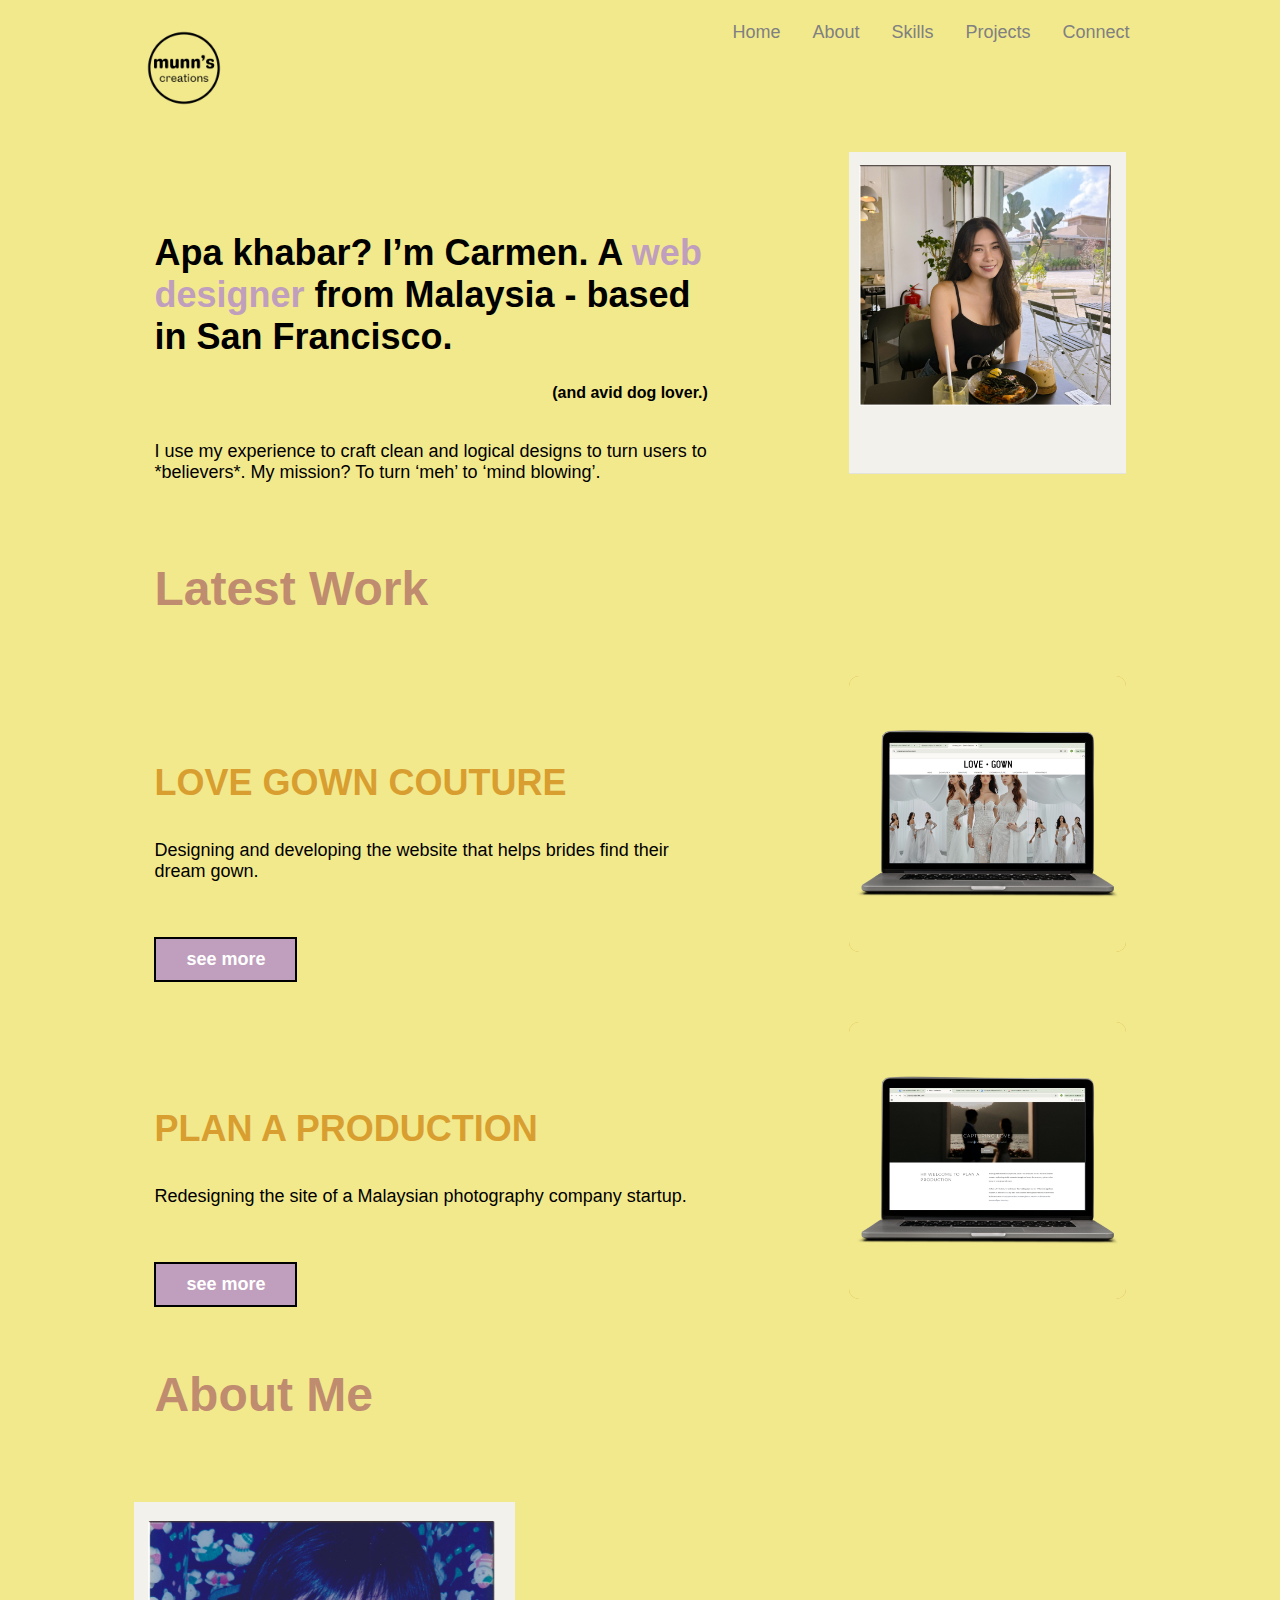
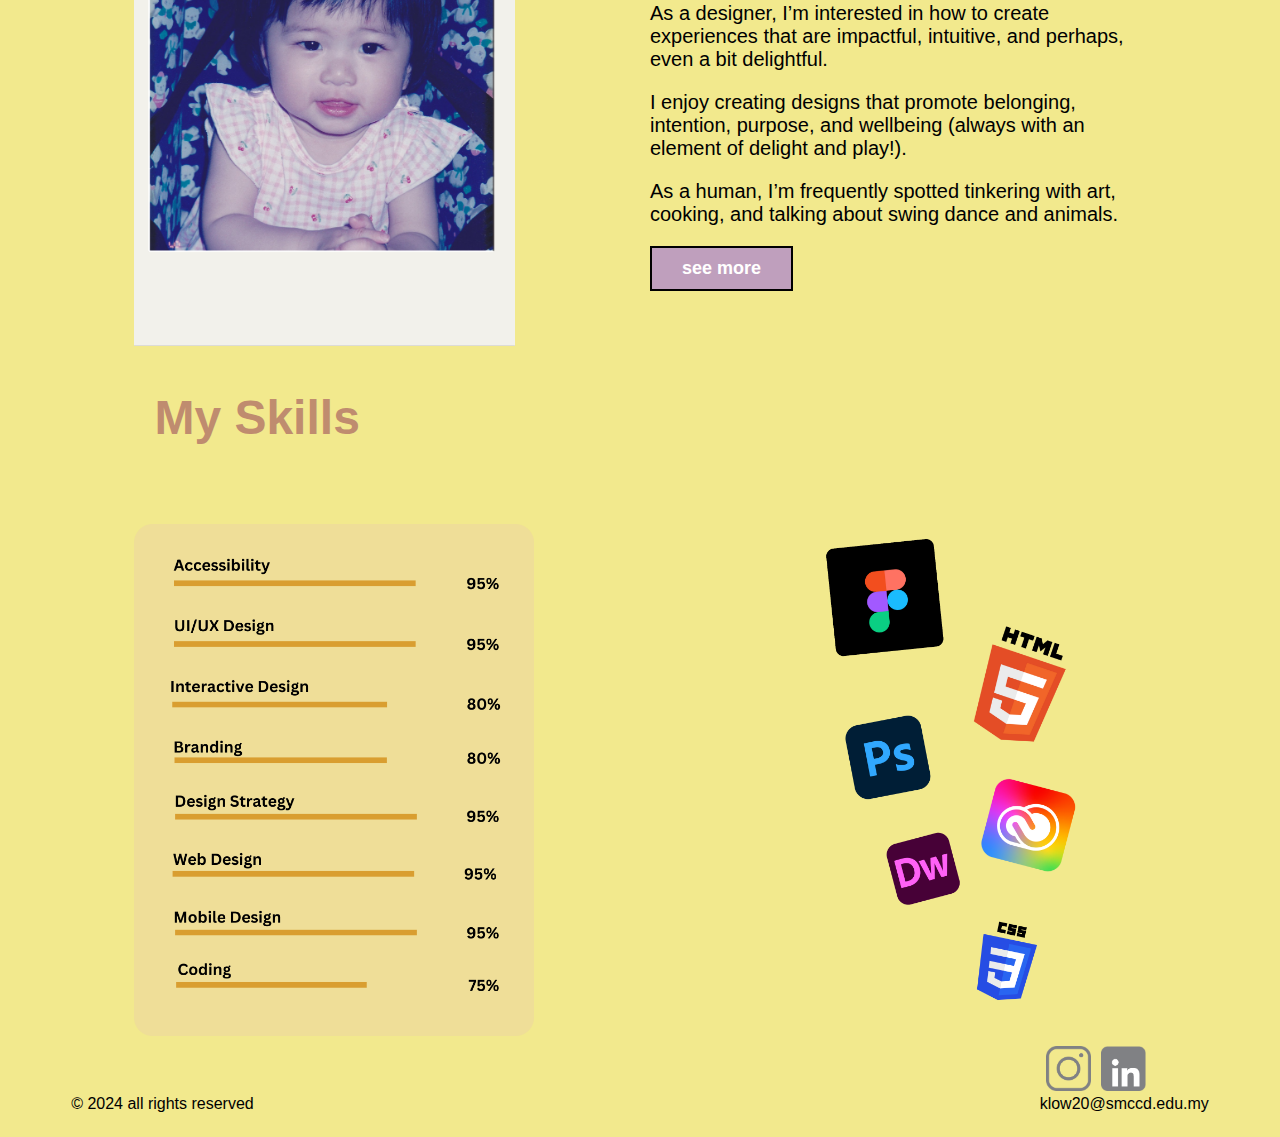
<file: index.html>
<!doctype html>
<html lang="en">
  <head>
    <meta charset="UTF-8">
    <meta http-equiv="X-UA-Compatible" content="IE=edge">
    <meta name="viewport" content="width=device-width, initial-scale=1.0">
    <title>Simple Theme</title>
    <link href="css/index.css" rel="stylesheet" type="text/css">
  </head>
  <body>
    <div id="mainWrapper" role="main"> 
      <header role="banner">
        <div id="logo"> 
          <img src="images/munn’s.png" width="100" height="100" alt="Company Logo" /> 
        </div>
        <div id="headerLinks" role="navigation">
          <a href="index.html" title="Home">Home</a>
          <a href="about/aboutme.html" title="About Me">About</a>
          <a href="skills/skills.html" title="Skills">Skills</a>
          <a href="projects/projects.html" title="Project">Projects</a>
          <a href="connect/connect.html" title="Connect">Connect</a>
        </div>
      </header>

      <div class="container"> 
        <div class="article left">
          <p class="first-text"><b>Apa khabar? I’m Carmen. A <span class="highlight-text"><b>web designer</b></span> from Malaysia - based in San Francisco.</b></p>
          <p class="small-text">(and avid dog lover.)</p>
          <p class="second-text">I use my experience to craft clean and logical designs to turn users to *believers*. My mission? To turn ‘meh’ to ‘mind blowing’.</p>
        </div>
        <div class="article right"><img src="images/Carmen.png" alt="Carmen" /></div>
      </div>

      <h2>Latest Work</h2>

      <div class="container">
        <div class="article left">
          <p class="fourth-text"><b> LOVE GOWN COUTURE </b></p>
          <p class="secondtop-text">Designing and developing the website that helps brides find their dream gown.</p>
          <a href="projects/lovegown/lovegown.html">
            <button class="seemorebtn">see more</button>
          </a>
        </div>
        <div class="article right"> <img src="images/Lovegown.png" alt="Love Gown Couture" class="laptop"></div>
      </div>

      <div class="container">
        <div class="article left">
          <p class="fourth-text"><b>PLAN A PRODUCTION </b></p>
          <p class="secondtop-text">Redesigning the site of a Malaysian photography company startup.</p>
          <a href="projects/plana/plana.html">
            <button class="seemorebtn">see more</button>
          </a>
        </div>
        <div class="article right"> <img src="images/PlanA.png" alt="Plan A Production" class="laptop"></div>
      </div>

      <h2>About Me</h2>
      <div class="container">
        <div class="leftaboutmearticle">
          <img src="images/aboutme.png" alt="About Me">
        </div>
        <div class="rightaboutmearticle">
          <p>As a designer, I’m interested in how to create experiences that are impactful, intuitive, and perhaps, even a bit delightful.</p>
          <p>I enjoy creating designs that promote belonging, intention, purpose, and wellbeing (always with an element of delight and play!).</p>
          <p>As a human, I’m frequently spotted tinkering with art, cooking, and talking about swing dance and animals.</p>
          <a href="about/aboutme.html">
            <button class="seemorebtn">see more</button>
          </a>
        </div>
      </div>

      <h2>My Skills</h2>
      <div class="container">
        <div class="leftskillsarticle">
          <img src="images/Skill chart.png" alt="Skill Chart">
        </div>
        <div class="rightskillsarticle">
          <img src="images/skills.png" alt="Skills Image">
        </div>
      </div>
    </div>

  <footer role="contentinfo">
  <div class="footer-container">
    <div class="social-icons-container"> 
      <nav aria-label="Social Media Links"> 
        <a href="https://www.instagram.com/lowkarmunn/?hl=en" aria-label="Instagram">
          <img src="images/instagram.png" alt="Instagram Link">
        </a>
        <a href="https://www.linkedin.com/in/lowkarmunn/" aria-label="LinkedIn">
          <img src="images/linkedin.png" alt="LinkedIn Link">
        </a>
      </nav>
    </div>
    <div class="content-container">
      <div class="left-content">
        <p>© 2024 all rights reserved</p>
      </div>
      <div class="right-content">
        <p>klow20@smccd.edu.my</p>
      </div>
    </div>
  </div>
</footer>
  </body>
</html>
</file>
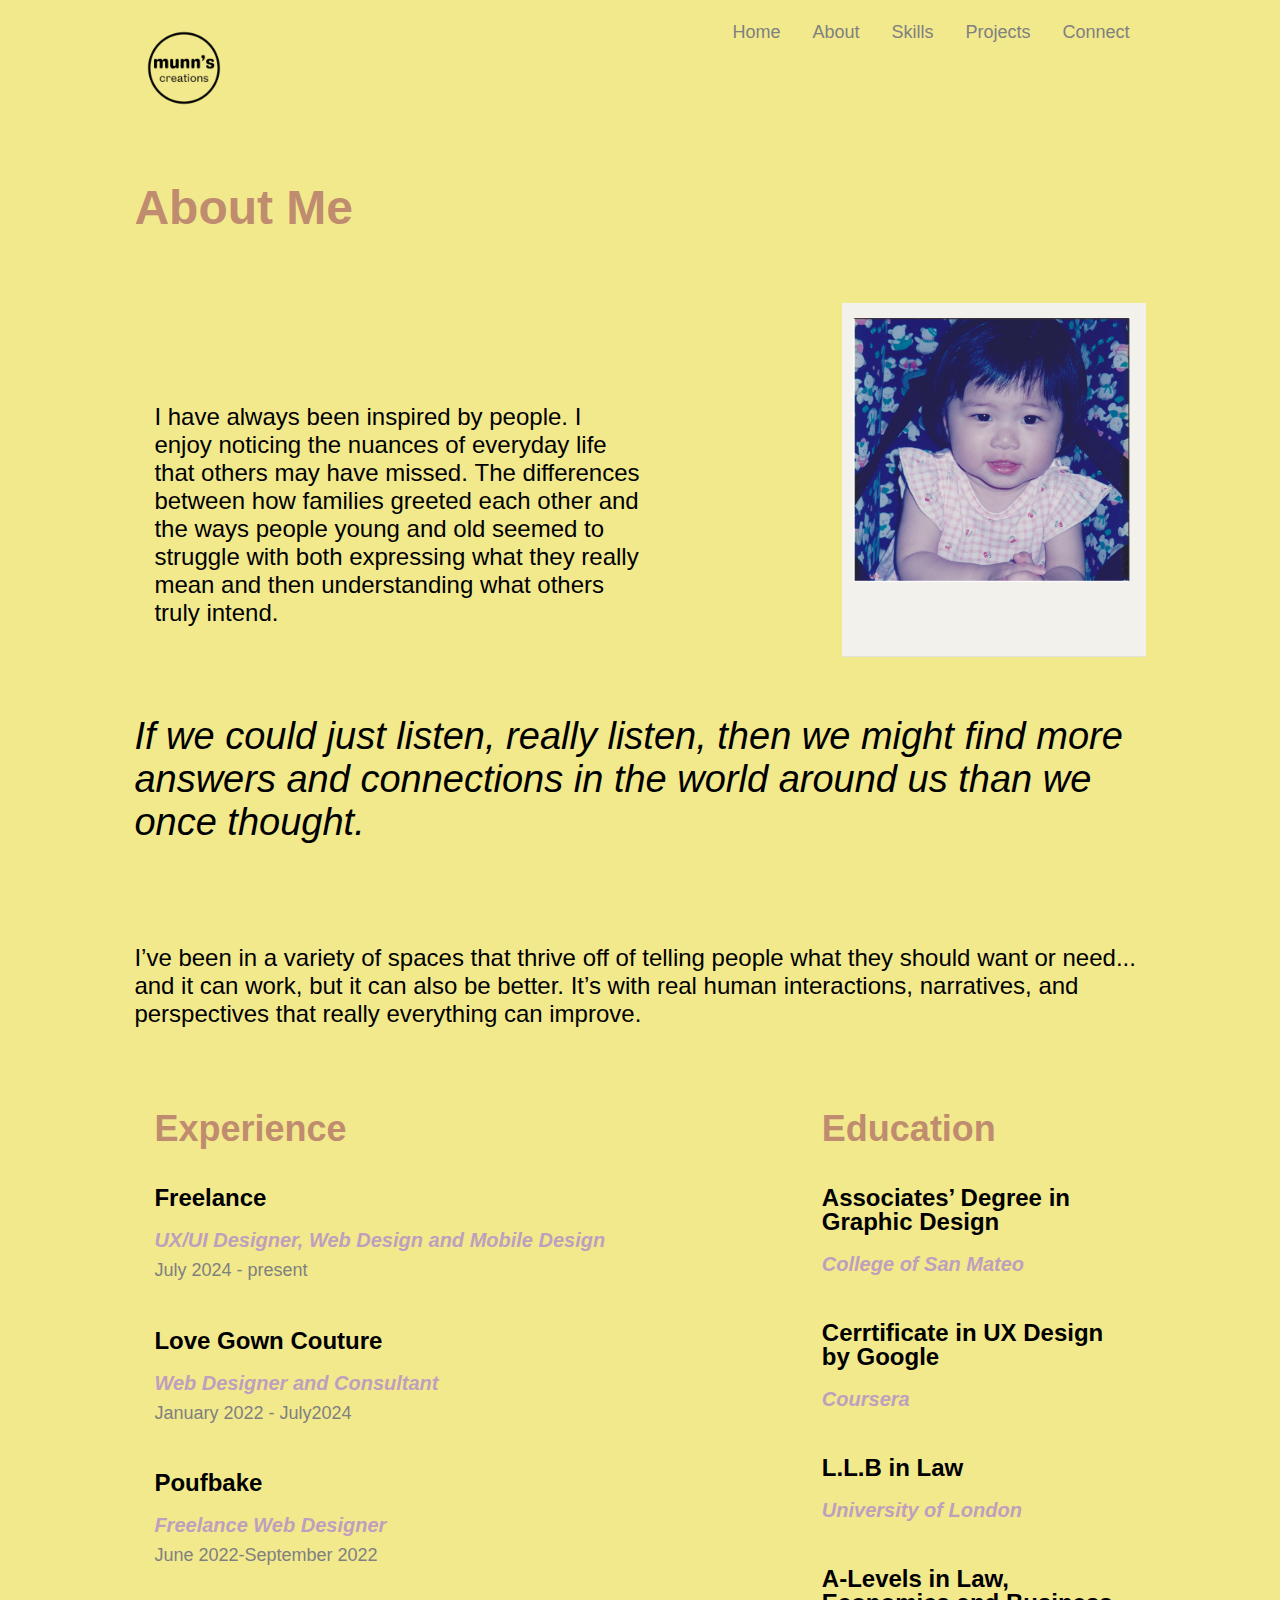
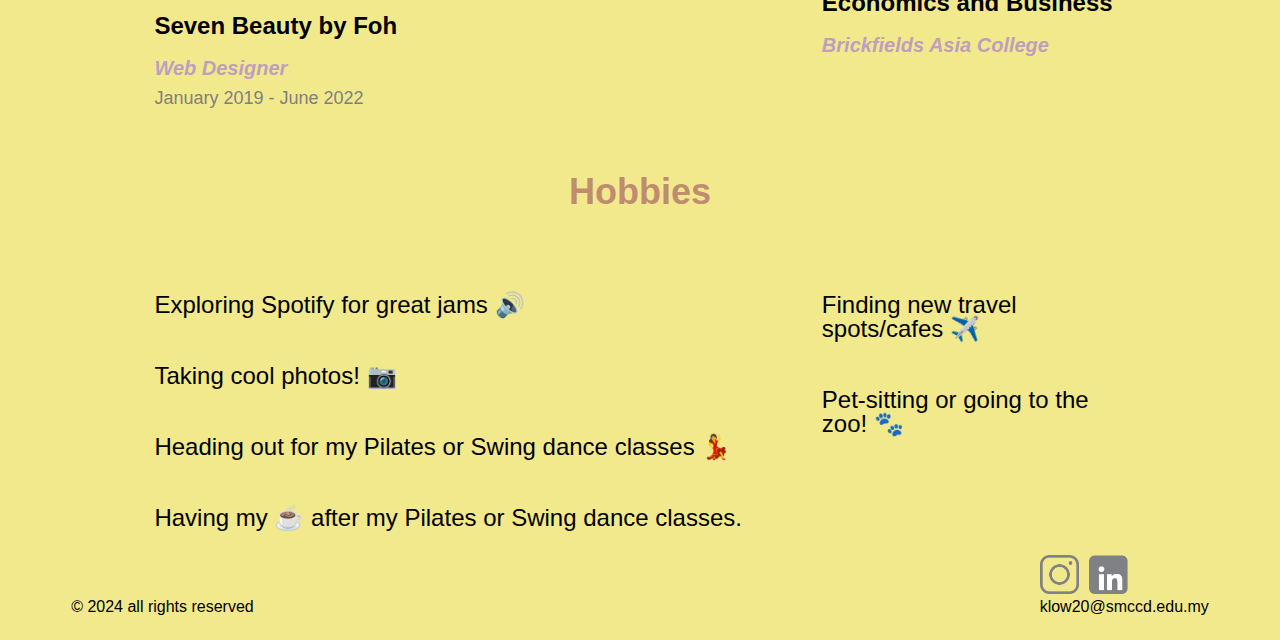
<file: about/aboutme.html>
<!doctype html>
<html>
<head>
<meta charset="UTF-8">




<link href="css/aboutme.css" rel="stylesheet" type="text/css">
</head>
<body>
<div id="mainWrapper">
  <header> 
    <!-- This is the header content. It contains Logo and links -->
    <div id="logo"> <!-- <img src="logoImage.png" alt="sample logo"> --> <img src="../images/munn’s.png" width="100" height="100" alt=""/>      <!-- Company Logo text --> 
    </div>
	   <!-- My Top Navigation -->
    <div id="headerLinks">
		<a href="../index.html" title="Home">Home</a>
		<a href="../about/aboutme.html" title="About Me">About</a>
		<a href="../skills/skills.html" title="Skills">Skills</a>
		<a href="../projects/projects.html" title="Project">Projects</a>
		<a href="../connect/connect.html" title="Connect">Connect</a>
    </div>
	
  </header>
  
	<!-- Title  -->
	
	<div class="container">
 <div class="leftskillsarticle">
	 
  <p class="first-text"><b> About Me </b></p>
  
	 
	
</div>
  <div class="rightskillsarticle"> </div>
</div>
	
<div class="container">
  <div class="article left">
    
    <p class="third-text">I have always been inspired by people.
I enjoy noticing the nuances of everyday life that others may have missed. The differences between how families greeted each other and the ways people young and old seemed to struggle with both expressing what they really mean and then understanding what others truly intend.</p>
   
	  
	  
  </div>
  <div class="article right">
    <img src="images/aboutme.png" alt=""/></div>
	</div>
	

	 <p class="second-text">If we could just listen, really listen, then we might find more answers and connections in the world around us than we once thought.</p>
	
	<p class="fifth-text">I’ve been in a variety of spaces that thrive off of telling people what they should want or need... and it can work, but it can also be better. It’s with real human interactions, narratives, and perspectives that really everything can improve.</p>
   
<!-- Experience  -->
	
	<div class= "container">
 <div class="article left">
	 
  <p class="fourth-text"><b>Experience </b></p>
	 
 <p class="company"><b>Freelance</b></p>
	  <p class="role">UX/UI Designer, Web Design and Mobile Design</p>
	  <p class="year">July 2024 - present</p> 
	 <br>
	 <p class="company"><b>Love Gown Couture </b></p>
	  <p class="role">Web Designer and Consultant</p>
	  <p class="year">January 2022 - July2024</p> 
	 <br>
	 <p class="company"><b>Poufbake</b></p>
	  <p class="role">Freelance Web Designer </p>
	  <p class="year">June 2022-September 2022</p> 
	 <br>
	 <p class="company"><b>Seven Beauty by Foh</b></p>
	  <p class="role">Web Designer </p>
	  <p class="year">January 2019 - June 2022 </p> 
	 
	
</div>
		
		<!-- Education  -->
  <div class="article right">
		<p class="fourth-text"><b>Education </b></p>
	  
	 <p class="company"><b>Associates’ Degree in Graphic Design </b>
	  <p class="role">College of San Mateo</p>
	
	 <br>
	 <p class="company"><b>Cerrtificate in UX Design by Google </b></p>
	  <p class="role">Coursera</p>
	  
	 <br>
	 <p class="company"><b>L.L.B in Law</b></p>
	  <p class="role">University of London</p>
	  
	 <br>
	 <p class="company"><b>A-Levels in Law, Economics and Business</b></p>
	  <p class="role">Brickfields Asia College </p></p>  
	 
</div>
	</div>
	
	<!-- Hobby -->
	
	<p class="hobby"><b> Hobbies </b></p>
	
	<div class="container">
 <div class="article left">
	 
	 <p class="company">Exploring Spotify for great jams 🔊</p>
	 <br>
	 <p class="company">Taking cool photos! 📷</p>
	 <br>
	 <p class="company">Heading out for my Pilates or Swing dance classes 💃</p>
	 <br>
	 <p class="company">Having my ☕️ after my Pilates or Swing dance classes.</p>
	 
	  
	 
	
</div>
	
	<div class="article right">	 
		
		<p class="company">Finding new travel spots/cafes ✈️ </p>
	 <br>
	 <p class="company">Pet-sitting or going to the zoo! 🐾 </p>
	 <br>
	
		
		</div>
	
	  
	 
</div>
</div>

	
	
		
 
    <!-- Footer -->
   
<footer role="contentinfo">
  <div class="footer-container">
    <div class="social-icons-container"> 
      <nav aria-label="Social Media Links"> 
        <a href="https://www.instagram.com/lowkarmunn/?hl=en" aria-label="Instagram">
          <img src="images/instagram.png" alt="Instagram Link">
        </a>
        <a href="https://www.linkedin.com/in/lowkarmunn/" aria-label="LinkedIn">
          <img src="images/linkedin.png" alt="LinkedIn Link">
        </a>
      </nav>
    </div>
    <div class="content-container">
      <div class="left-content">
        <p>© 2024 all rights reserved</p>
      </div>
      <div class="right-content">
        <p>klow20@smccd.edu.my</p>
      </div>
    </div>
  </div>
</footer>


</body>
</html>
</file>
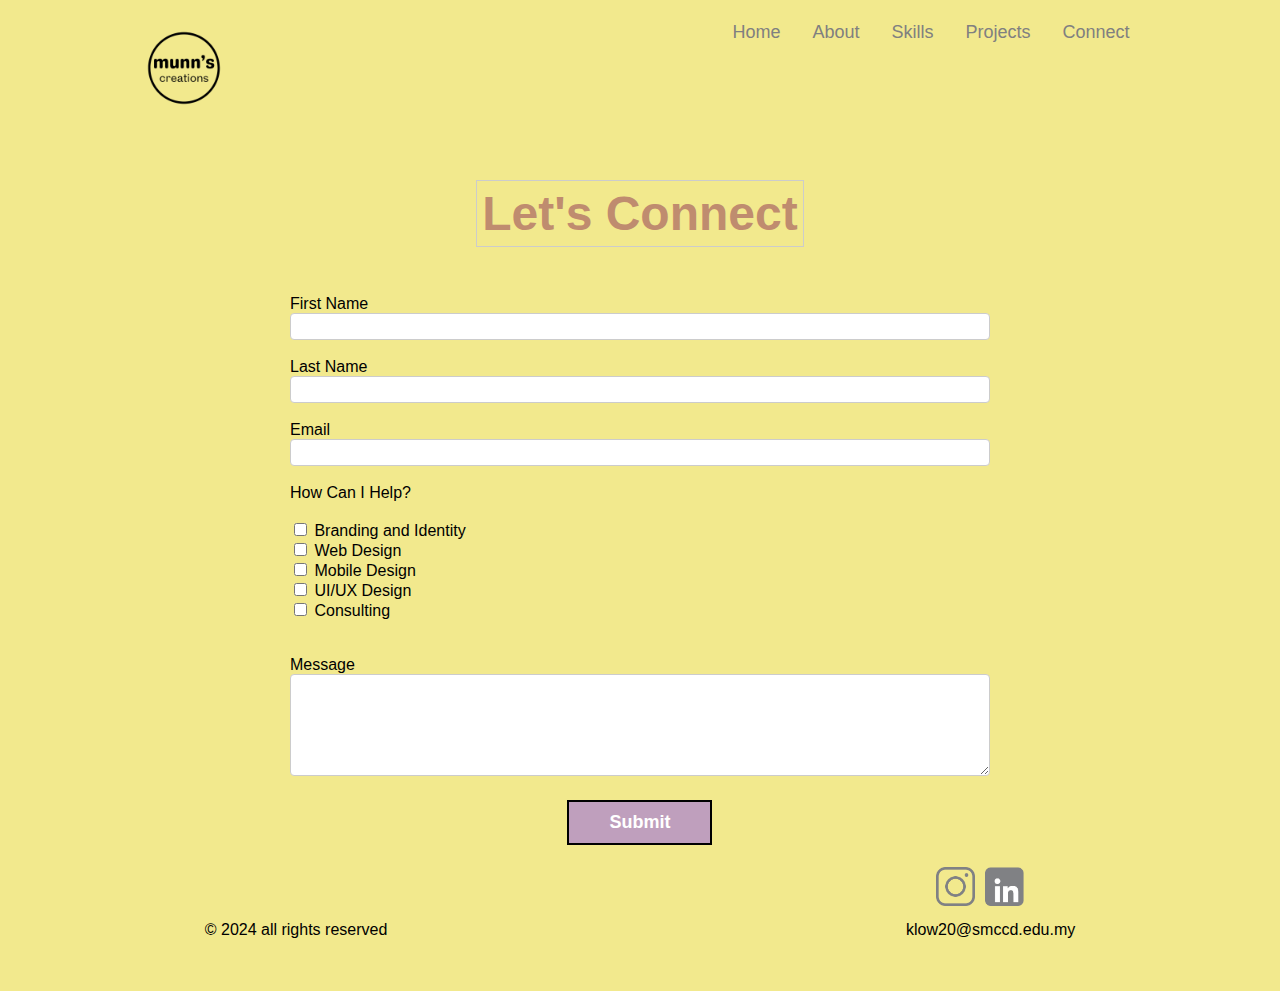
<file: connect/connect.html>
<!doctype html>
<html>
<head>
<meta charset="UTF-8">
<title> connect </title>

<link href="css/connect.css" rel="stylesheet" type="text/css">
</head>
<body>
<div id="mainWrapper">
  <header> 
    <!-- This is the header content. It contains Logo and links -->
    <div id="logo"> <!-- <img src="logoImage.png" alt="sample logo"> --> <img src="../images/munn’s.png" width="100" height="100" alt=""/>      <!-- Company Logo text --> 
    </div>
	   <!-- My Top Navigation -->
    <div id="headerLinks">
		<a href="../index.html" title="Home">Home</a>
		<a href="../about/aboutme.html" title="About Me">About</a>
		<a href="../skills/skills.html" title="Skills">Skills</a>
		<a href="../projects/projects.html" title="Projects">Projects</a>
		<a href="connect.html" title="Connect">Connect</a>
    </div>
	
  </header>
  
	<!-- Contact From  -->
	
	<div class="container">
    <div class="leftskillsarticle">
      <p class="first-text"><b>Let's Connect </b></p>
    </div>
  </div>
	<div class="container">
 <form action="mailto: klow20@my.smccd.edu" method="post" enctype="text/plain">
		
		<label for="fname">First Name</label><br>
		<input type="text" id="fname" name="fname" value="" class="short-textarea"><br><br>
		<label for="lname">Last Name</label><br>
<input type="text" id="lname" name="lname" value="" class="short-textarea"><br><br>
		
		<label for="contact">Email</label><br>
<input type="text" id="contact" name="contact" value="" class="short-textarea"><br><br>
		
		
	<label for="services">How Can I Help?</label><br><br>
	
		
		<input type="checkbox" id="service1" name="brandingandidentity" value="brandingandidentity">
<label for="service1"> Branding and Identity</label><br>
<input type="checkbox" id="service2" name="webdesign" value="webdesign">
<label for="service2"> Web Design</label><br>
<input type="checkbox" id="service3" name="Mobile Design" value="mobiledesign">
<label for="hobby3"> Mobile Design</label><br>
	 <input type="checkbox" id="service4" name="uiuxdesign" value="uiuxdesign">
<label for="service4"> UI/UX Design</label><br>
	 <input type="checkbox" id="service5" name="consulting" value="consulting">
<label for="service5">Consulting</label><br><br><br>
	 
		
		
		
		<label for="comment">Message</label>
<textarea id="Comment" name="comment" rows="6" cols="30" class="short-textarea"></textarea><br>
	
		<input type="submit" value="Submit" style="margin-top: 20px;">
	
	</form>
	
</div>
 
<!-- Footer -->
   
   
<footer role="contentinfo">
  <div class="footer-container">
    <div class="social-icons-container"> 
      <nav aria-label="Social Media Links"> 
        <a href="https://www.instagram.com/lowkarmunn/?hl=en" aria-label="Instagram">
          <img src="images/instagram.png" alt="Instagram Link">
        </a>
        <a href="https://www.linkedin.com/in/lowkarmunn/" aria-label="LinkedIn">
          <img src="images/linkedin.png" alt="LinkedIn Link">
        </a>
      </nav>
    </div>
    <div class="content-container">
      <div class="left-content">
        <p>© 2024 all rights reserved</p>
      </div>
      <div class="right-content">
        <p>klow20@smccd.edu.my</p>
      </div>
    </div>
  </div>
</footer>

	</div>


</body>
</html>
</file>
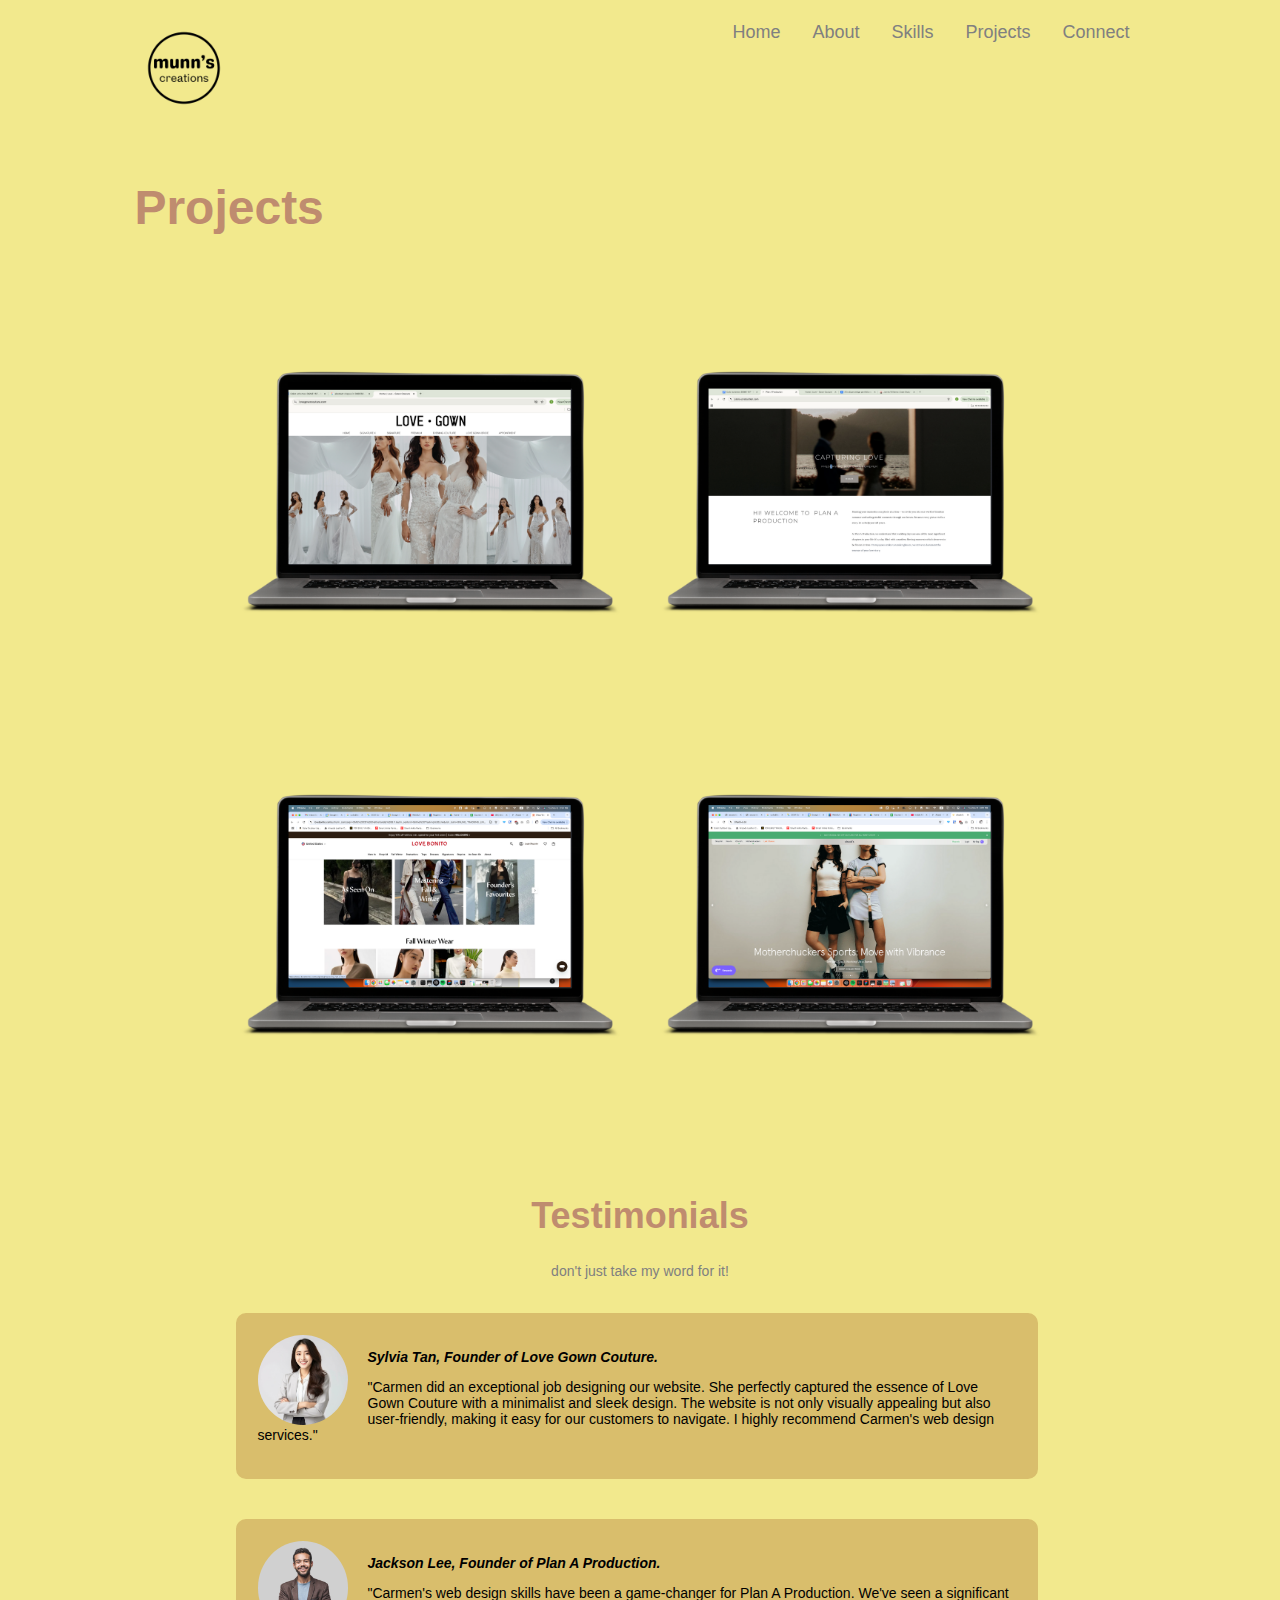
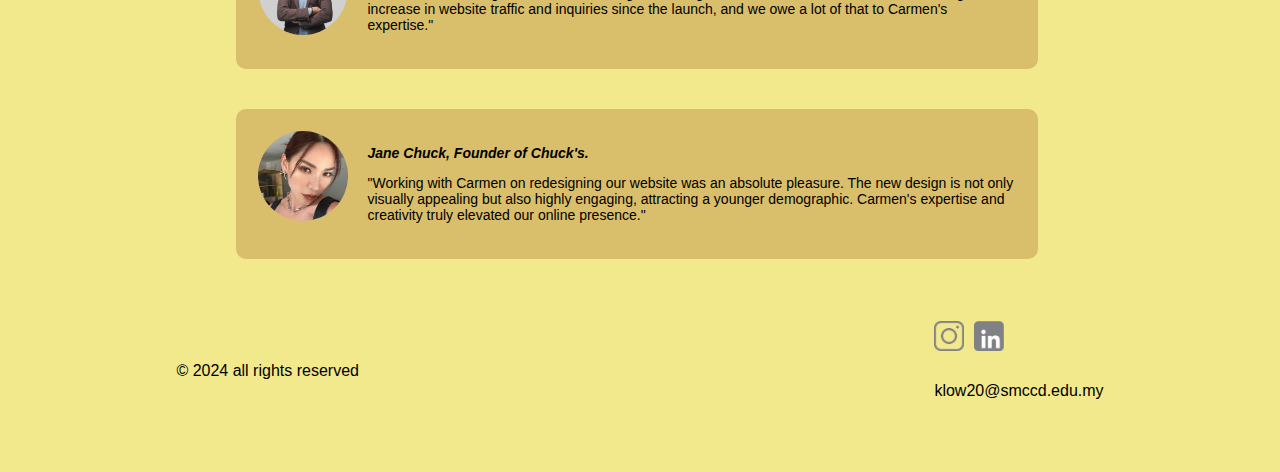
<file: projects/projects.html>
<!doctype html>
<html>
<head>
<meta charset="UTF-8">
<title>Projects</title>

	

<link href="css/projects.css" rel="stylesheet" type="text/css">
</head>

<body>
	
<div id="mainWrapper">
  <header> 
    <!-- This is the header content. It contains Logo and links -->
    <div id="logo"> <!-- <img src="logoImage.png" alt="sample logo"> --> <img src="images/munn’s.png" width="100" height="100" alt=""/>      <!-- Company Logo text --> 
    </div>
	   <!-- My Top Navigation -->
    <div id="headerLinks">
		<a href="../index.html" title="Home">Home</a>
		<a href="../about/aboutme.html" title="About Me">About</a>
		<a href="../skills/skills.html" title="Skills">Skills</a>
		<a href="projects.html" title="Project">Projects</a>
		<a href="../connect/connect.html" title="Connect">Connect</a>
    </div>
	
  </header>
  
	<!-- Title  -->
	
	

	
	
	<!-- Tools -->
	
<div class="container">
  <p class="first-text"><b>Projects</b></p>
  
  </div>
	
	<div class="container">
		<div class="image-container">
  		<a href="lovegown/lovegown.html">
  <img src="images/Lovegown.png" alt="Love Gown Couture"/>
</a>
			
 		<a href="plana/plana.html">
  <img src="images/PlanA.png" alt="Plan A Production"/>
</a>
		 </div>
	
		<div class="row">
			
		<a href="lovebonito/lovebonito.html">
			
  <img src="images/LoveBonito.png" alt="Love Bonito"/>
</a>
		<a href="chucks/chucks.html">
  <img src="images/Chucks.png" alt="Chuck's"/>
</a>
  
</div>
			
		
	<p class="hobby"><b> Testimonials </b></p>
		 <p class="belowtestimonials">don't just take my word for it!</p>

<div class="container">
	<div class="testimonial">
  <img src="images/testimonial 1.jpg" alt="Customer" style="width:90px">
	
<p><span style="font-weight: bold; font-style: italic;">Sylvia Tan, Founder of Love Gown Couture.</span> </p>
  <p>"Carmen did an exceptional job designing our website. She perfectly captured the essence of Love Gown Couture with a minimalist and sleek design. The website is not only visually appealing but also user-friendly, making it easy for our customers to navigate. I highly recommend Carmen's web design services."</p>
</div>

<div class="testimonial">
  <img src="images/testimonial 2 .jpg" alt="Customer" style="width:90px">

<p><span style="font-weight: bold; font-style: italic;">Jackson Lee, Founder of Plan A  Production.</span></p>
	<p>"Carmen's web design skills have been a game-changer for Plan A Production. We've seen a significant increase in website traffic and inquiries since the launch, and we owe a lot of that to Carmen's expertise."</p>
</div>
	
	<div class="testimonial">
  <img src="images/testimonial 3.jpeg" alt="Customer" style="width:90px">
  
<p><span style="font-weight: bold; font-style: italic;">Jane Chuck, Founder of Chuck's.</span> </p>
  <p>"Working with Carmen on redesigning our website was an absolute pleasure. The new design is not only visually appealing but also highly engaging, attracting a younger demographic. Carmen's expertise and creativity truly elevated our online presence."</p>
	
	</div>
		</div>
	</div>
	
 
<!-- Footer -->
   
<footer>
  <div class="footer-container">
    <div class="left-content">
      <p>© 2024 all rights reserved</p>
    </div>
    <div class="right-content">
  
		<nav>
  <a href="https://www.instagram.com/lowkarmunn/?hl=en"><img src="images/instagram.png" alt="Instagram Link" width="30" height="30"></a>
  <a href="https://www.linkedin.com/in/lowkarmunn/"><img src="images/linkedin.png" alt="LinkedIn Link" width="30" height="30"></a>
</nav>
		<p>klow20@smccd.edu.my</p>
	  
    </div>
  </div>
</footer>
	</div>


</body>
</html>
</file>
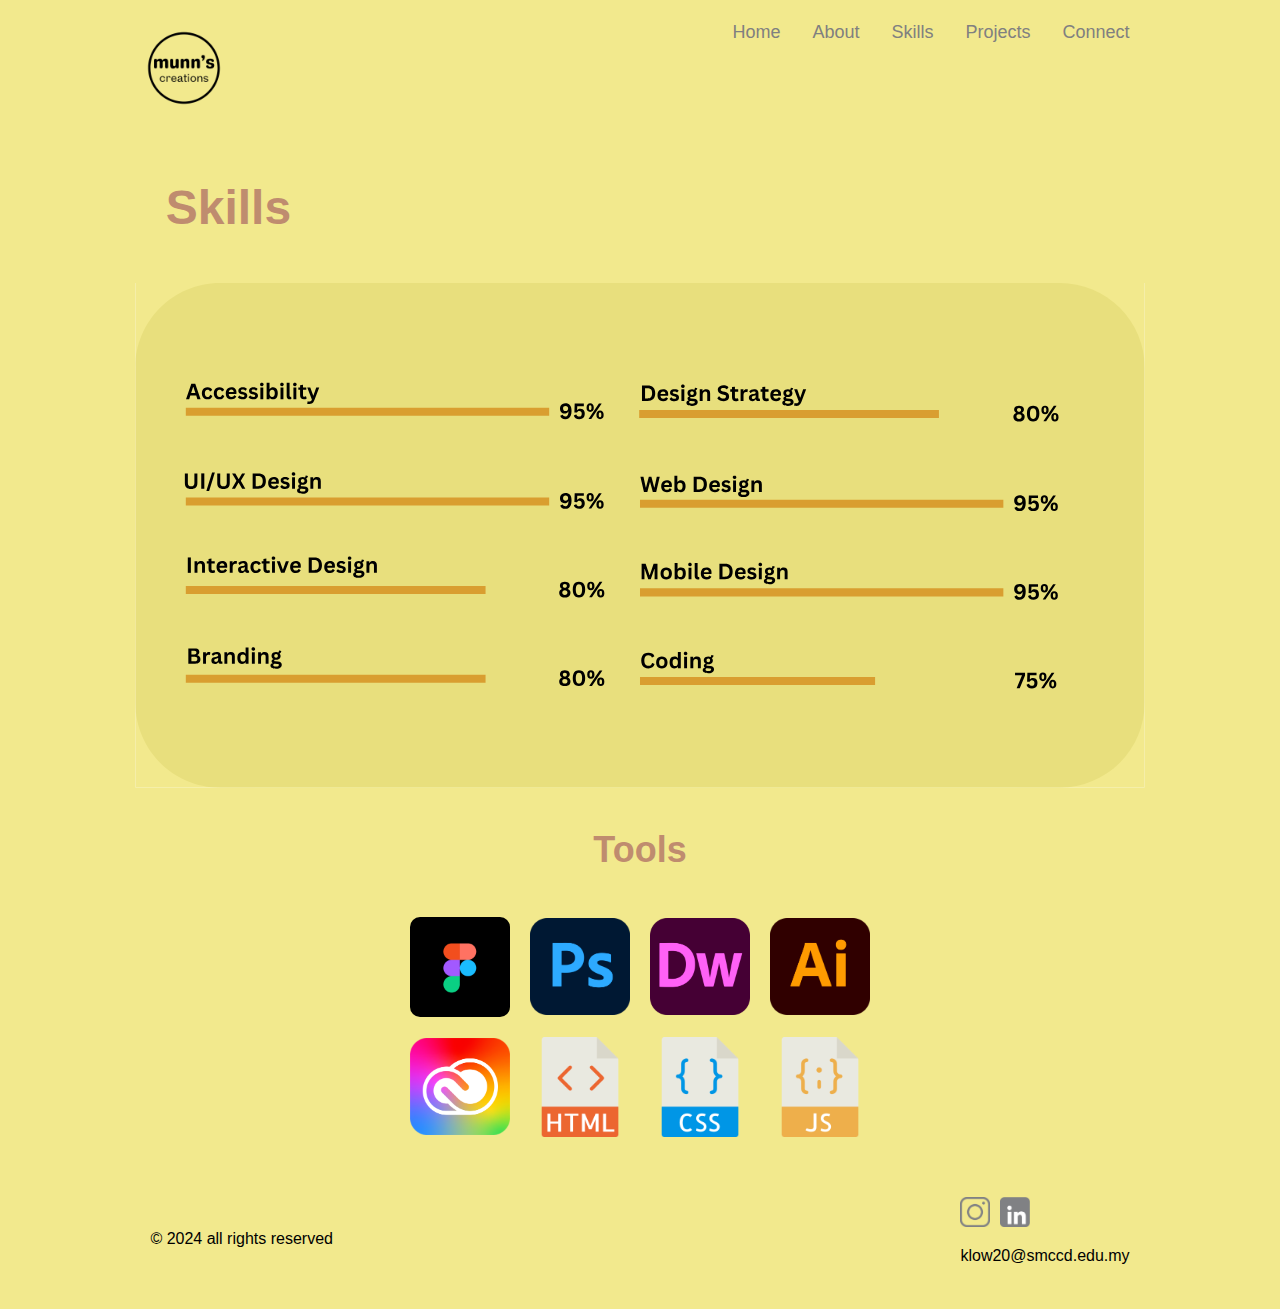
<file: skills/skills.html>
<!doctype html>
<html>
<head>
<meta charset="UTF-8">


<link href="css/skill.css" rel="stylesheet" type="text/css">
</head>
<body>
<div id="mainWrapper">
  <header> 
    <!-- This is the header content. It contains Logo and links -->
    <div id="logo"> <!-- <img src="logoImage.png" alt="sample logo"> --> <img src="images/munn’s.png" width="100" height="100" alt=""/>      <!-- Company Logo text --> 
    </div>
	   <!-- My Top Navigation -->
    <div id="headerLinks">
		<a href="../index.html" title="Home">Home</a>
		<a href="../about/aboutme.html" title="About Me">About</a>
		<a href="../skills/skills.html" title="Skills">Skills</a>
		<a href="../projects/projects.html"  title="Project">Projects</a>
		<a href="../connect/connect.html" title="Connect">Connect</a>
    </div>
	
  </header>
  
	<!-- Title  -->
	
	<div class="container">
 <div class="leftskillsarticle">
	 
  <p class="first-text"><b>Skills </b></p>
	  </div>
  </div>
  <img src="images/my skills.svg" width="100%" alt=""/> </div>
  <div class="rightskillsarticle"> </div>

	

	
	<!-- Tools -->
	
	<p class="hobby"><b> Tools </b></p>
	
	<div class="image-container">
		
    <img src="images/figma.png" width="1051" height="1025" alt=""/> 
		 <img src="images/photoshop.png" width="1051" height="1025" alt=""/>
		 <img src="images/dreamweaver.png" width="1051" height="1025" alt=""/>
		 <img src="images/adobe illustrator.png" width="1051" height="1025" alt=""/>
	
	
	</div>
	
  <div class="row">
		 <img src="images/creative cloud.png" width="1051" height="1025" alt=""/>
	  <img src="images/html.png" width="1051" height="1025" alt=""/>
	   <img src="images/css.png" width="1051" height="1025" alt=""/>
	   <img src="images/javascript.png" width="1051" height="1025" alt=""/>
  
</div>
	
	
 
<!-- Footer -->
   
<footer>
  <div class="footer-container">
    <div class="left-content">
      <p>© 2024 all rights reserved</p>
    </div>
    <div class="right-content">
  
		<nav>
  <a href="https://www.instagram.com/lowkarmunn/?hl=en"><img src="images/instagram.png" width="30" height="30" alt=""/></a>
  <a href="https://www.linkedin.com/in/lowkarmunn/"><img src="images/linkedin.png" width="30" height="30" alt=""/></a>
</nav>
		<p>klow20@smccd.edu.my</p>
	  
    </div>
  </div>
</footer>


</body>
</html>
</file>
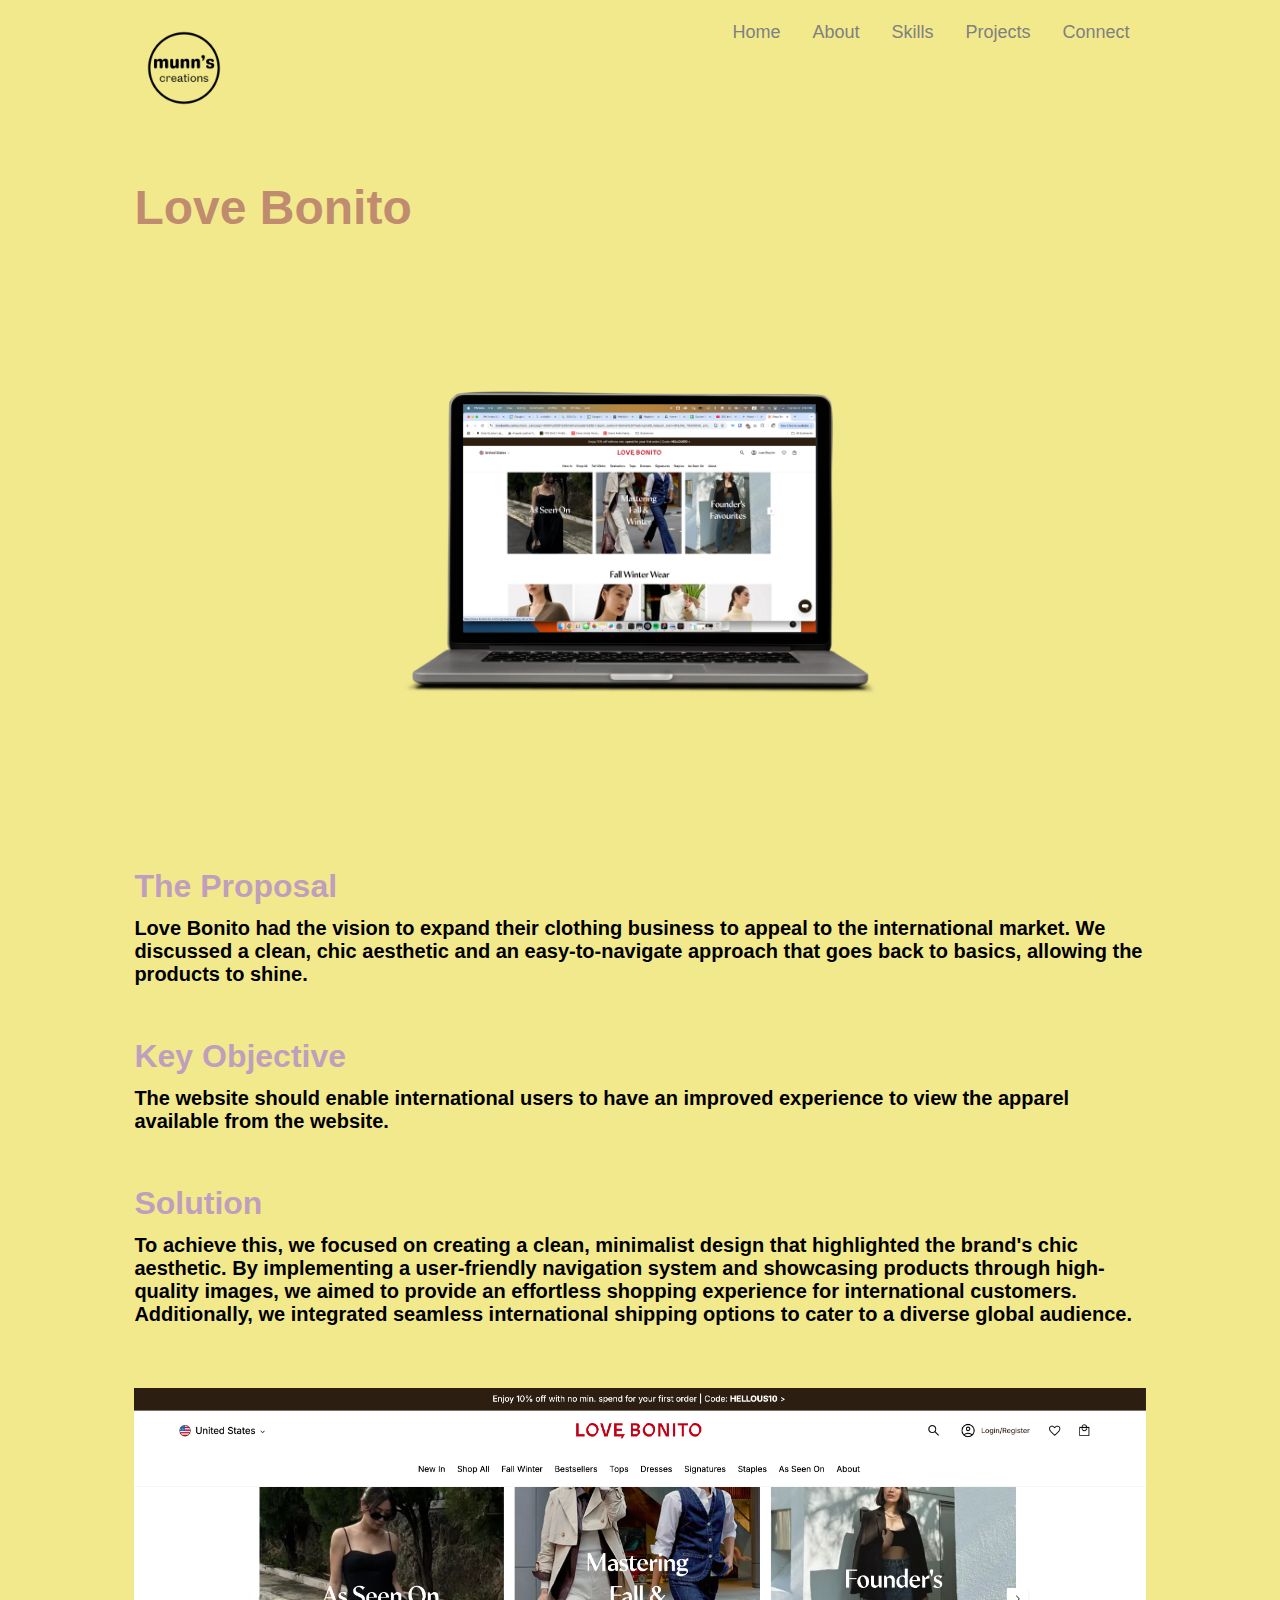
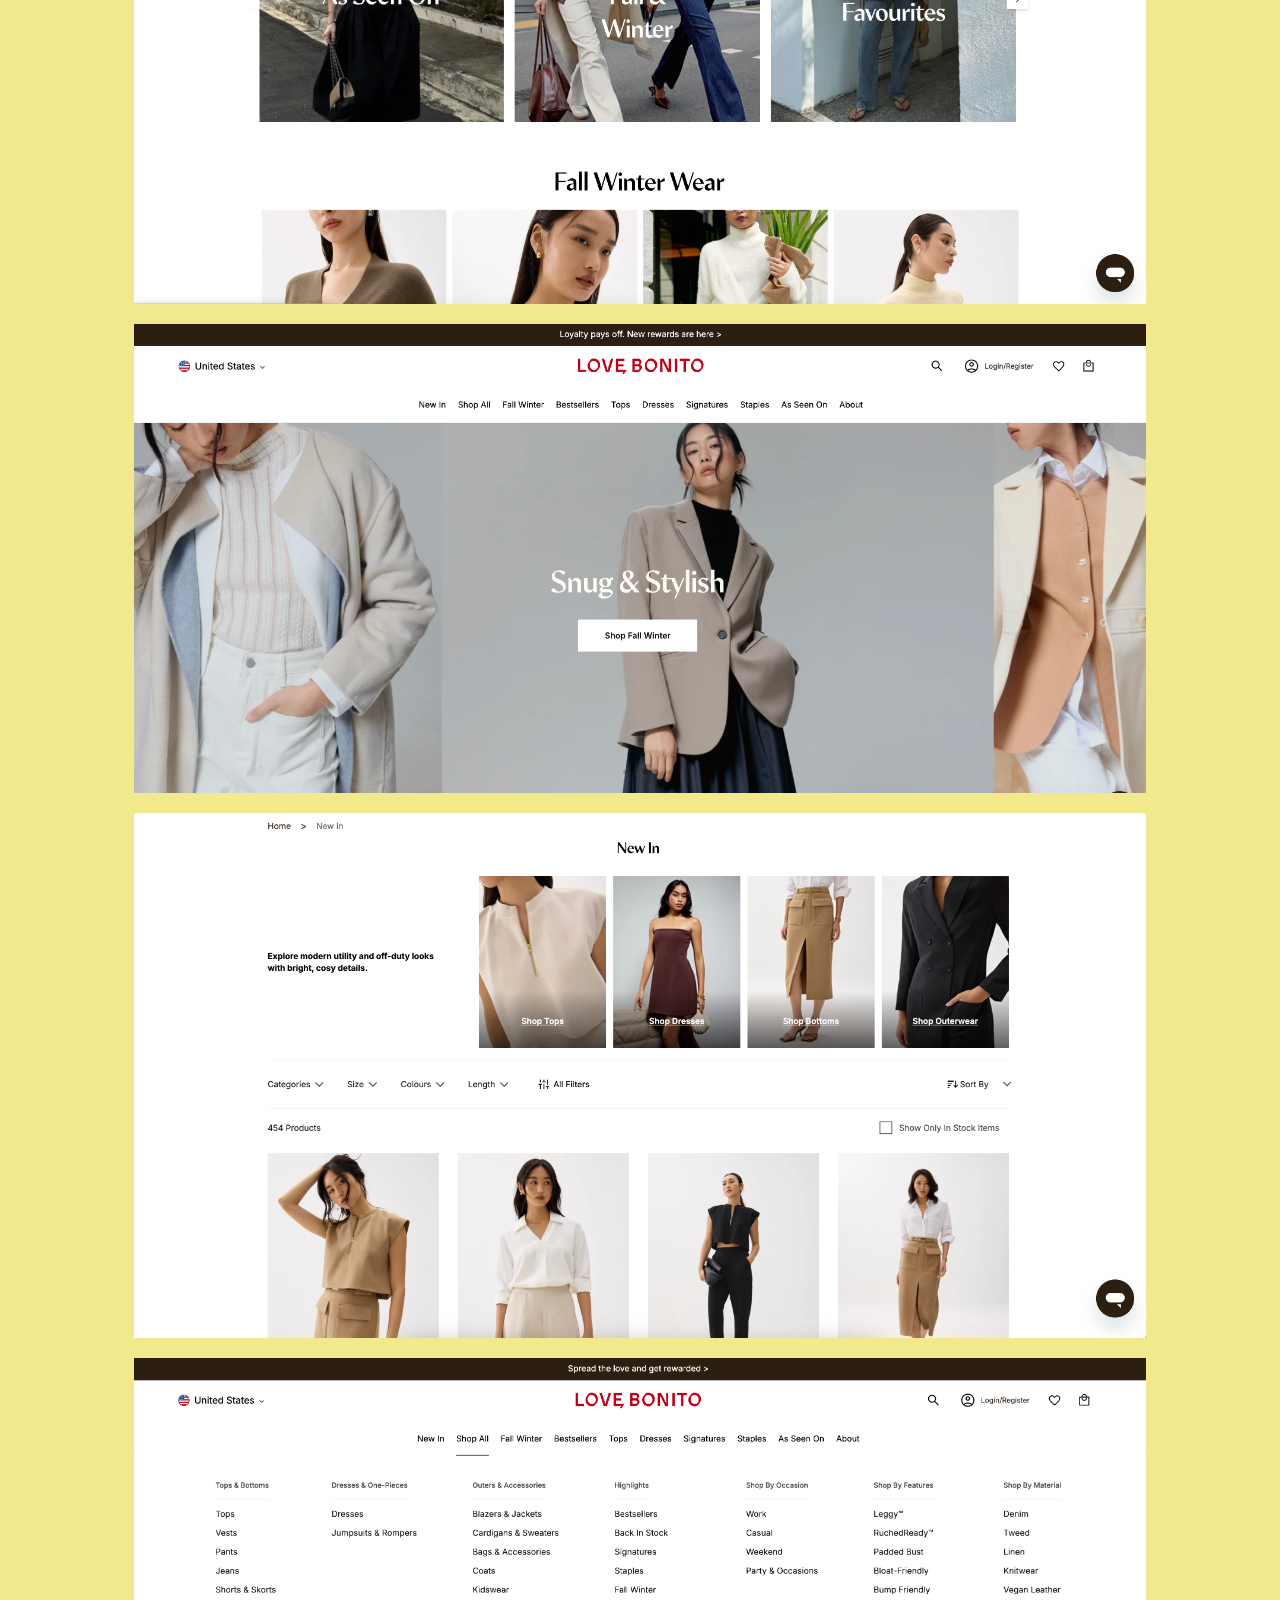
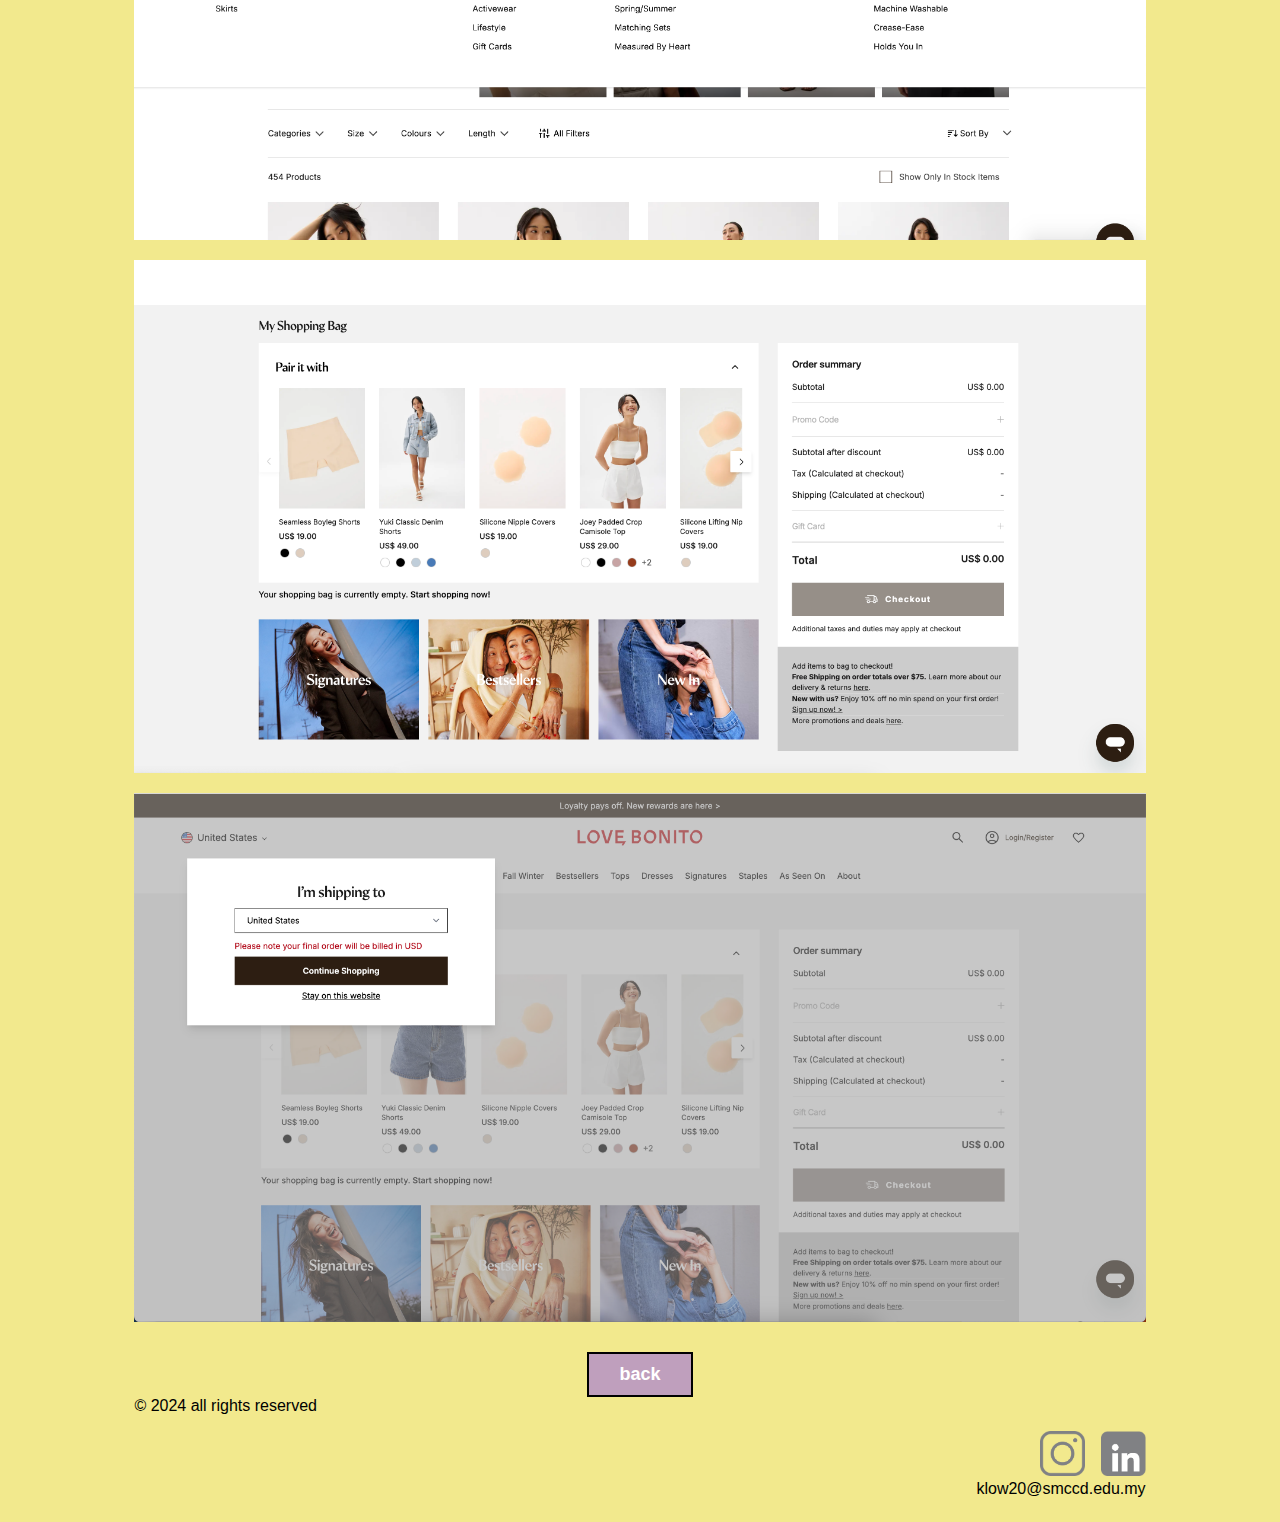
<file: projects/lovebonito/lovebonito.html>
<!doctype html>
<html>
<head>
<meta charset="UTF-8">
<title>Love Bonito</title>
<link href="css/lovebonito.css" rel="stylesheet" type="text/css">
</head>


<body>
<div id="mainWrapper">
  <header> 
    <!-- This is the header content. It contains Logo and links -->
    <div id="logo"> <!-- <img src="logoImage.png" alt="sample logo"> -->  
		<img src="images/munn’s.png" width="100" height="100" alt=""/>
<!-- Company Logo text --> 
    </div>
	   <!-- My Top Navigation -->
    <div id="headerLinks">
		<a href="../../index.html" title="Home">Home</a>
		<a href="../../about/aboutme.html" title="About Me">About</a>
		<a href="../../skills/skills.html" title="Skills">Skills</a>
		<a href="../projects.html" title="Project">Projects</a>
		<a href="../../connect/connect.html" title="Connect">Connect</a>
    </div>
	
  </header>
  
	<!-- Title  -->
	
	
<div class="container">
  <p class="first-text"><b>Love Bonito</b></p>
  
  </div>
	
	<div class="container">
		<div class="row">
  		<a href="https://www.lovebonito.com/us">
  <img src="images/LoveBonito.png" alt="Love Bonito"/>
		  </a>
		</div>
	  <div class="container">
	    <p class="second-text"><b>The Proposal</b></p>
		<p class="fifth-text"><b>Love Bonito had the vision to expand their clothing business to appeal to the international market. We discussed a clean, chic aesthetic and an easy-to-navigate approach that goes back to basics, allowing the products to shine.</b></p>
 		
			 <p class="second-text"><b>Key Objective</b></p>
		<p class="fifth-text"><b> The website should enable international users to have an improved experience to view the apparel available from the website.</b></p>
			
			 <p class="second-text"><b>Solution</b></p>
		<p class="fifth-text"><b>To achieve this, we focused on creating a clean, minimalist design that highlighted the brand's chic aesthetic. By implementing a user-friendly navigation system and showcasing products through high-quality images, we aimed to provide an effortless shopping experience for international customers. Additionally, we integrated seamless international shipping options to cater to a diverse global audience.</b></p>
		 
	</div>
		<br><br>
		<div class="image-column">
  <img src="images/bonito1.png" alt="Image 1">
							   
  <img src="images/bonito 2.png" alt="Image 2">
  <img src="images/bonito 3.png" alt="Image 3">
<img src="images/bonito 4.png" alt="Image 1">
  <img src="images/bonito5.png" alt="Image 2">
  <img src="images/bonito6.png" alt="Image 3">
			
</div>
		
	
	
	</div>
	
</div>
	
		<a href="../projects.html">
  <button class="button"><b>back</b></button>
</a>

 
<!-- Footer -->
   
<footer>
  <div class="footer-container">
    <div class="left-content">
      <p>© 2024 all rights reserved</p>
    </div>
    <div class="right-content">
  
		<nav>
  <a href="https://www.instagram.com/lowkarmunn/?hl=en"><img src="images/instagram.png" alt="Instagram Link" width="30" height="30"></a>
  <a href="https://www.linkedin.com/in/lowkarmunn/"><img src="images/linkedin.png" alt="LinkedIn Link" width="30" height="30"></a>
</nav>
		<p>klow20@smccd.edu.my</p>
	  
    </div>
  </div>
</footer>



</body>
</html>
</file>
<file: css/index.css>
@charset "utf-8";
/* Global Styles */

.leftskillsarticle img, .rightskillsarticle img {
  
  height: auto;
}

.leftskillsarticle img {
  float: center; /* Float the image to the right */
	max-width: 400px;
	position: inherit;
}

.rightskillsarticle img {
  width: 100%; /* Make the image take up the full width of its container */
	float: right; /* Float the image to the right */
	max-width: 400px;
	position: inherit;
	
}


.article.left{ width: 100%;
padding-right: 10%}

.article .laptop:hover {
  transform: scale(1.1);
  transition: transform 0.3s ease-in-out;
}




/* Footer */
footer-container {
  display: flex;
  flex-direction: column; 
  align-items: center; 
  font-size: 16px;
  font-weight: 400;
  max-width: 100%; 
}

.content-container {
  display: flex;
  justify-content: space-between; 
  width: 100%; 
}

.social-icons-container {
  text-align: right; 
}

.social-icons-container img {
  width: 100%;
  height: auto;
  max-width: 45px;
 
}

.left-content {
  width: 100%;
  height: auto;
  display: flex;
  text-align: left;
}

.left-content p {
  margin-top: 0;
	padding-left: 10%;
}

.right-content {
  width: 100%;
  height: auto;
  text-align: right;
}

.right-content p {
  margin-top: 0;
  justify-content: flex-end; 
	padding-right:10%;
}

.right-content img {
  width: 45px;
  height: auto;
  max-width: 100%;
}

.right-content nav {
  display: flex;
  gap: 1rem;
  justify-content: flex-end; 
	
}

nav {
  display: flex; /* Make the nav element a flex container */
  gap: 10px;
  width: 90%; 
   
	justify-content: flex-end;/* Align icons vertically within the nav */
	margin-right: 10%;
	padding-right:10%;
}
	


/* Skill */

.leftskillsarticle {
  clear: both;  
	width: 100%;
	text-align: left;
  margin-top: 40px;
	flex:1;
	margin-right:20px;
	height: auto;
}
.leftskillsarticleimg {
  clear: both;  
	width: 50%;
	text-align: left;
  margin-top: 40px;
	flex:1;
	margin-right:20px;
	height: auto;
}

.rightaboutmearticle {
  float: right;
  width: 100%;
  box-sizing: border-box; /* To include padding and border in the width */
  padding: 20px;
	flex:1;
	background-color: #F2E98D;
	margin-top: 100px;
	font-size: 20px;
}

.rightskillsarticle {
  float: right;
  width: 100%;
  box-sizing: border-box; /* To include padding and border in the width */
  padding: 20px;
	flex:1;
	background-color: #F2E98D;
	margin-top: 10px;
	font-size: 20px;
}

.skillcontainer {
  display: flex;
  justify-content: space-between; /* Space between the images */
  align-items: center; /* Vertically center the images */
}

.skillchart img {
	float: left;
  width: 60%; /* Adjust the width as needed */
  height: auto; 
	
	border-radius: 10px; 
	background-color: #f0f0f0;
}
.skilllogos img {
	float: left;
  max-width: 70%; /* Ensure the images don't exceed 50% width */
  height: auto; /* Maintain aspect ratio */
}

/* laptop image */
.laptop {
   width: 100%;
  height: auto;
  border-radius: 10px;
  margin-bottom: 20px;
  box-shadow: none;
  background-color: #D99E30;
  margin: 0 auto; /* Center the image horizontally */

}

.leftaboutmearticle {
  clear: both; /* To prevent right-floated elements from overlapping */
	text-align: left;
  margin-top: 40px;
	flex:1;
	margin-right:20px;
	width: 100%;
	

}
.leftaboutmearticle img{
 max-width: 80%; /* Ensure the image doesn't exceed its container's width */
  height: auto; 
}
.rightaboutmearticle {
  float: right;
  width: 100%;
  box-sizing: border-box; /* To include padding and border in the width */
  padding: 20px;
	flex:1;
	background-color: #F2E98D;
	
}

.aboutmearticle p {
	margin-top: 50px;
  margin-bottom: 20px; /* Adjust the margin as needed */
}

.seemorebtn {
  transition-duration: 0.4s;
	background-color: #BF9FBD; /* Green */
  color: white;
	padding: 10px 30px;
	font-size: 18px;
	font-family: "arial";
	 border: 2px solid black;
	font-weight:bold;
	
	
}

.seemorebtn:hover {
  background-color: #BF9FBD; /* Green */
  color: white;
	font-size: 20px;
	font-family: "arial";
		cursor: pointer;
}

.container {
 	 width: 100%;
	display: flex;
	
}

/* Intro starts*/
.article {
  float: left;
  width: 50%;
  box-sizing: border-box; /* To include padding and border in the width */
  padding: 20px;
	flex:1;
	background-color: #F2E98D;
}

/* My photo*/
.article img {
  float: right; 
	max-width: 100%; /* Ensure the image doesn't exceed its container's width */
  height: auto; /* Maintain aspect ratio */
	
}



/*Left Article */
.left {
  clear: both; /* To prevent right-floated elements from overlapping */
	text-align: left;
  margin-top: 50px;
	flex:1;
	margin-right:20px;
}



/*Hi apa khabar */
.first-text {
  font-size: 36px;
	 margin-top: 30px; 
	
}

.small-text {
	margin-left:0; 
	margin-top: -10px;
	font-weight: bold;
	
	float:right;
}

/* "web designer" */
.highlight-text {
  color: #BF9FBD; /* Replace 'blue' with your desired color */
}

/*I use my experience to craft clean and logical designs to turn users to *believers*. My mission? To turn ‘meh’ to ‘mind blowing’.*/
.second-text {
  font-size: 18px;
	margin-top: 15%;
}
.secondtop-text {
  font-size: 18px;
	margin-bottom: 10%;
}

/* Let's Connect*/
.third-text {
  font-size: 18px;
	 margin-top: -25px; 
	margin-left: 70px;
}

.fourth-text {
	
  font-size: 36px;
	color: #D99E30;

}

h2 {
  font-size: 48px;
	color: #BF8C6F;
		margin-left: 20px;
	 /* Adjust the margin as needed */

}

.project-text {
  color: #D99E30; /* Replace 'blue' with your desired color */
}


/* Slider code start*/
/* The switch - the box around the slider */
.switch {
  position: relative;
  display: inline-block;
  width: 60px;
  height: 34px;
}

/* Hide default HTML checkbox */
.switch input {
  opacity: 0;
  width: 0;
  height: 0;
}

/* The slider */
.slider {
  position: absolute;
  cursor: pointer;
  top: 0;
  left: 0;
  right: 0;
  bottom: 0;
  background-color: #ccc;
  -webkit-transition: .4s;
  transition: .4s;
}

.slider:before {
  position: absolute;
  content: "";
  height: 26px;
  width: 26px;
  left: 4px;
  bottom: 4px;
  background-color: white;
  -webkit-transition: .4s;
  transition: .4s;
}

input:checked + .slider {
  background-color: #2DA01E;
}

input:focus + .slider {
  box-shadow: 0 0 1px #2196F3;
}

input:checked + .slider:before {
  -webkit-transform: translateX(26px);
  -ms-transform: translateX(26px);
  transform: translateX(26px);
}

/* Rounded sliders */
.slider.round {
  border-radius: 34px;
}

.slider.round:before {
  border-radius: 50%;
}
/* Slider code ends*/

.article.right {
  flex: 0.5; /* Takes up available space */
	width: 400px;
}
	/* Intro ends*/



.heading {
  color: #BF8C6F; 
  text-align: left;
  margin-bottom: 40px;
}


.btn {
	
  border: 1px solid gray;
  background-color: white;
  color: grey;
  padding: 14px 20px; /* Adjust padding as needed */
  font-size: 16px;
  cursor: pointer;
  border-radius: 5px;
  margin: 10px 0; /* Add 10px margin top and bottom */
	list-style-type: none;
	position: relative;
	left: -35px;
	padding-top: 12px;
}

/* Gray */
.default {
  border-color: #e7e7e7;
  color: grey;
}

.default:hover {
  background: #e7e7e7;
}

body {
  font-family: "Arial";
	background-color: #F2E98D;
}

/*top navigation bar  */
.top-nav {
  display: flex;
  justify-content: space-between;
  align-items: center;
	background-color: #fff;
  overflow: hidden; 
}

/*links inside the navigation bar */
.topnav a {
  float: left;
  color: gray;
  text-align: center;
  padding: 14px 16px;
  text-decoration: none;
  font-size: 17px;
	display: block;
	border-radius: 5px;
}

/* right-aligned (split) link inside the navigation bar */
.topnav a.split {
  float: right;
  color: gray;
  text-align: center;
  padding: 14px 16px;
  text-decoration: none;
  font-size: 17px;
	display: block;
	border-radius: 5px;
}

/* color of links on hover */
.topnav a:hover {
  background-color: #e7e7e7;
  color: #7C7979;
}




a {
	color: gray;
	 text-decoration: none;
	
}

a:hover {
	
	  text-decoration: none;	
}
/*header*/
header {
	font-family: "Arial";
	color: rgba(255,251,251,1.00);
	font-size: 16px;
	font-style: normal;
	font-weight: 400;
	
}
/* Logo placeholder*/
#logo {
	float: left;
	padding-top: 10px;
	padding-bottom: 10px;
	text-align: center;
	color: rgba(255,255,255,1.00);
	background-color: #F2E98D;
}
/* div for Links in header */
#headerLinks {
  display: flex;
  justify-content: space-between;
  align-items: center;
  overflow: hidden;
	float:right;
	background-color: #F2E98D;
	
}



/* Links in header */
#headerLinks a {
	color: grey;
	 text-decoration: none;
	padding-left: 30px;
	font-size: 18px;
	 padding: 14px 16px;
	background-color: #F2E98D;
}

#headerLinks a:hover {
background-color: #F2E98D;
  color: #BF9FBD;
}

/* Offer text banner*/
#offer {
	font-family: 'Montserrat', sans-serif;
	clear: both;
	background-color: rgba(246,246,246,1.00);
	color: rgba(146,146,146,1.00);
	padding-left: 115px;
	padding-top: 57px;
	padding-bottom: 57px;
}
/* Main content of the site */
#content {
	clear: both;
	overflow: auto;
	padding-top: 20px;
}
/* Sidebar */
#content .sidebar {
	font-family: 'Montserrat', sans-serif;
  color: rgba(146,146,146,1.00);
  float: left;
  width: 30%; /* Increase width to 30% */
  padding-left: 3%;
  padding-right: 3%;
  text-align: center;
  background-color: rgba(246,246,246,1.00);
  padding-top: 36px;
  height: auto;
	 border-right: 1px solid black;
	 flex: 0 0 30%; 
	
}
/* main content of the site / right side*/
#content .mainContent {
	float: left;
	width: 60%;
	text-align: center;
	padding-left: 3%;
	flex: 1;
	
}


/*menubar's properties for menus in sidebar */
#content .sidebar #menubar {
	text-align: left;
  color: rgba(146, 146, 146, 1.00);
  position: relative;
  left: 0%;
  margin-top: 20px; /* Add 20px of top margin */
}

/*sidebar 'see more' link */
#content .sidebar #menubar ul li a {
  text-align: center;
  color: rgba(146, 146, 146, 1.00);
  position: relative;
  left: 0%;
  border: none;
}
		

/* Whole page content */
#mainWrapper {
	width: 80%;
	padding-left: 10%;
	background-color: #F2E98D;
	
}
/*menu elements */
.menu ul li {
	list-style-type: none;
	font-size: x-large;
	position: relative;
	left: -35px;
	padding-top: 12px;
	padding-bottom: 20px;
	
}
/* Product rows for catalog */
#content .mainContent .productRow {
	overflow: auto;
	color: rgba(146,146,146,1.00);
	
}
/* Each product Information in the catalog / adjust sizing*/
.mainContent .productRow .productInfo {
	float: left;
	width:100%; /* Take up the full width */
  padding: 20px; /* Add padding for spacing */
	
}
/* Prices of a products in catalog */
.productRow .productInfo .price {
	font-family: 'Montserrat', sans-serif;
	color: rgba(146,146,146,1.00);
	font-size: 22px;
	position: relative;
	top: -20px;
}
/* Content holder for products in catalog*/
.productRow .productInfo .productContent {
	position: relative;
	top: -37px;
	font-size: 14px;
	font-family: "arial", sans-serif;
	font-style: normal;
	font-weight: 200;
	color: rgba(146,146,146,1.00);
	white-space: pre-wrap;
}
/* Buy button for products in catalog */
.productRow .productInfo .buyButton {
	position: relative;
	top: -48px;
	width: 84%;
	background-color: rgba(208,207,207,1.00);
	height: 35px;
	color: rgba(255,255,255,1.00);
	border-style: none;
	font-size: 14px;
	text-transform: uppercase;
	margin-top: 8px;
}
/* footer */
#mainWrapper footer {
	clear: both;
	overflow: auto;
	background-color: rgba(208,207,207,1.00);
	font-family: source-sans-pro, sans-serif;
	font-style: normal;
	font-weight: 200;
	line-height: 1.8;
	padding-top: 22px;
	padding-left: 22px;
	text-align: center;
	padding-bottom: 22px;
	padding-right: 22px;
}
/*Each footer content */
#mainWrapper footer div {
	width: 27%;
	float: left;
	padding-left: 4%;
	padding-right: 2%;
	color: rgba(255,255,255,1.00);
	text-align: justify;
}
/* Links in footer */
footer div a {
	color: rgba(146,146,146,1.00);
	display: block;
	text-decoration: none;
	text-align: center;
}
/* Product's images in catalog */
.productInfo div img {
	width: 100%;
}
/*Links in sidebar */



.sidebar #menubar .menu ul li img {
	display: block; /* Ensure the image is displayed as a block element */
	width:100%;
  max-width: 100%; /* Allow the image to scale down to fit the container */
  height: auto; /* Maintain aspect ratio */
  text-align: center;
  padding: 0px; /* Adjust padding as needed */
	margin-bottom: -20px; 
  text-decoration: none; /* Remove underline */
  color: #333; /* Set link color */
  border: 1px solid #ccc; /* Optional: Add a border */
  border-radius: 5px; 
	
	
}
.sidebar #menubar .menu ul li a {
	 display: block;
  width: 100%;
  text-align: center;
  padding: 10px; /* Adjust padding as needed */
	margin-bottom: -20px; 
  text-decoration: none; /* Remove underline */
  color: #333; /* Set link color */
  border: 1px solid #ccc; /* Optional: Add a border */
	border-radius: 5px; }

.sidebar #menubar .menu ul li a:hover {
	color: rgba(107,97,97,1.00);
	text-decoration: underline;
	
}
/* Menu headings in sidebar */
#menubar .menu h2 {
	font-size: 14px;
	color: black;
}
/*Links under menus in sidebar */
#menubar .menu ul li a {
	font-size: 14px;
}
/* Menus in sidebar */
.sidebar #menubar .menu {
	margin-bottom: 29px;
	
}
/* Container for links in footer */
footer .footerlinks {
	margin-top: -15px;
}

@media (max-width: 768px) {
	
	.left-content{
		padding-left:5%;
	}
		.right-content{
		padding-left:5%;
	}
	

	
	.leftskillsarticle{
		margin-top: 30%;
		
	}
	
	p{
		text-align: center;
	}
	
	.leftaboutmearticle img {
		display: block;
		margin-left: 10%;
		margin-top:15%;
		
	}
	
	.seemorebtn {
  display: block; 
  margin: 0 auto; 
		margin-top:15%;
		
}

	.fourth-text{
		text-align:center;
		margin-bottom: -10%;
	}
	
	.secondtop-text{
		text-align: center;	
		margin-top:20%;
	}
	
	
	
#headerLinks {
  	display: flex;
  	justify-content: space-between;
  	align-items: center;
 	overflow: hidden;
	float:right;
	background-color: #F2E98D;
	margin-right: -20px;
}
	
	h2{
	margin-bottom: -10%;
		margin-top: 20%;
		text-align: center;
		margin-right: 20px;
	}
	
	b{
	margin-bottom: -10%;
	}
	
	
.laptop {
    width: 80%; /* Adjust the width for smaller screens */
    margin: 0 auto;
  }
	
#content {
	display: flex;
    flex-direction: column; /* Stack elements vertically */
	align-items:center
  }
	
.logo{
	align-items: center;
	}
	
.sidebar {
    width: 100%; /* Make sidebar take full width */
    float: none; /* Remove floating */
    margin-bottom: 20px; /* Add bottom margin for spacing */
	flex-direction: row; 
  }

  .mainContent {
    width: 100%; /* Make main content take full width */
	  
  }
.article.right img{
  	float: none;
    margin-right: 0;
    margin-bottom: 20px; 
	width: 150%;
	}
	
.small-text{
	margin-top: 5%;
		
	}
.second-text {
	margin-top: 50%;
	max-width: 700px;
	text-align: center;
	}
 .container {
	flex-direction: column;
} 
  .leftaboutmearticle {
    float: none;
    margin-right: 0;
    margin-bottom: 20px; /* Add margin for spacing */
  }

  .rightaboutmearticle {
   
	  margin-top: -20px;
	}

  .topnav {
    flex-direction: column; /* Stack navigation items vertically */
    align-items: center;
	  
  }

  .topnav a {
    display: block; /* Make each link take up full width */
    margin: 10px 0; /* Add margin between links */
  }

  .left-nav, .right-nav {
    display: block; /* Remove flex layout */
  }

.productInfo {
    /* Adjust width and layout for smaller screens */
    width: 100%; /* Take full width */
    float: none; /* Remove floating */
    /* Other adjustments as needed */
  }
	
}

@media (max-width: 1080px) {
	 .laptop {
    width: 80%; /* Adjust the width for smaller screens */
    margin: 0 auto;
		 float: left;
		
  }
	 #content {
	 display: flex;
    flex-direction: column; /* Stack elements vertically */
		 align-items:center
  }
	.logo
	{
		align-items: center;
	}
	.sidebar {
    width: 100%; /* Make sidebar take full width */
    float: none; /* Remove floating */
    margin-bottom: 20px; /* Add bottom margin for spacing */
		flex-direction: row; 
  }

  .mainContent {
    width: 100%; /* Make main content take full width */
	  
  }
	.article.right img{
  float: none;
    margin-bottom: 20px; 
		width: 150%;
	}
	
	
	

 .container {
	flex-direction: column;
   
} 
	
	
  .leftaboutmearticle {
    float: none;
    margin-right: 0;
    margin-bottom: 20px; 
	 
  }
	.leftaboutmearticle img {
 max-width: 80%;
	 
  }

  .rightaboutmearticle {
    float: none;
	  margin-top: -10px;
	}

  .topnav {
    flex-direction: column; /* Stack navigation items vertically */
    align-items: center;
	  
  }

  .topnav a {
    display: block; /* Make each link take up full width */
    margin: 10px 0; /* Add margin between links */
  }

  .left-nav, .right-nav {
    display: block; /* Remove flex layout */
  }
		

.productInfo {
    /* Adjust width and layout for smaller screens */
    width: 100%; /* Take full width */
    float: none; /* Remove floating */
    /* Other adjustments as needed */
  }
	
	
}
</file>
<file: about/css/aboutme.css>
@charset "utf-8";
/* Global Styles */

.right img {
    width: 200px; /* Adjust the width as needed */
    height: auto; /* Maintain aspect ratio */
	float: right;
	
	
}




i {
	font-size: 24px;
	font-weight: bold;
		font-style: italic;
	line-height: 0.5;
}

.image-container {
  display: flex;
  /* Center the images horizontally */
  align-items: center; /* Vertically center the images */
}

.image-container img {
  width: 50px; /* Adjust the width as needed */
  height: auto; /* Maintain aspect ratio */
  margin: 10px;
	 border-radius: 10px; /* Adjust the radius as needed */
	
}

.company img {
  width: 20px;
  
}

.hobby {
  font-size: 36px;
	color: #BF8C6F;
	 text-align: center;
}

.hobbycontent {
	margin-bottom: -10px;
  font-size: 24px; /* Adjust font size if needed */
  line-height: 1.0; 
	
}

.company {
	margin-bottom: -10px;
  font-size: 24px; /* Adjust font size if needed */
  line-height: 1.0; /* Adjust line height to reduce spacing between lines */
	font-style: bold;
	
}
.role {
	margin-bottom: -10px;
  font-size: 20px; /* Adjust font size if needed */
  line-height: 1.0; /* Adjust line height to reduce spacing between lines */
	font-style: italic;
  font-weight: bold;
	color: #BF9FBD;
}
.year {
	margin-bottom: -10px;
  font-size: 18px; /* Adjust font size if needed */
  line-height: 1.2; /* Adjust line height to reduce spacing between lines */
  margin-top: 10px; /* Add top margin */
	color: grey;
}


.divide {
  display: flex;
  justify-content: space-between;
	 margin-left:100px;

}

nav {
  display: flex; /* Make the nav element a flex container */
	gap: 10px;
}

nav {
  display: flex; /* Make the nav element a flex container */
	gap: 10px;
}

/* Footer */

/* Skill */



.skillcontainer {
  display: flex;
  justify-content: space-between; /* Space between the images */
  align-items: center; /* Vertically center the images */
}

.skillchart img {
	float: left;
  width: 60%; /* Adjust the width as needed */
  height: auto; 
	
	border-radius: 10px; 
	background-color: #f0f0f0;
}
.skilllogos img {
	float: left;
  max-width: 70%; /* Ensure the images don't exceed 50% width */
  height: auto; /* Maintain aspect ratio */
}

/* laptop image */
.laptop {
  width: 100%; /* Adjust the width as needed */
  height: auto; /* Maintain aspect ratio */
  border-radius: 10px; /* Optional: Add rounded corners */
  margin-bottom: 20px; /* Add spacing below the image */
	box-shadow: none;
	  background-color: #D99E30;
	
}

.leftaboutmearticle {
  clear: both; /* To prevent right-floated elements from overlapping */
	text-align: left;
  margin-top: 40px;
	flex:1;
	margin-right:20px;
	width: 100%;
}
.rightaboutmearticle {
  float: right;
  width: 100%;
  box-sizing: border-box; /* To include padding and border in the width */
  padding: 20px;
	flex:1;
	background-color: #F2E98D;
}

.aboutmearticle p {
	margin-top: 50px;
  margin-bottom: 20px; /* Adjust the margin as needed */
}

.seemorebtn {
  transition-duration: 0.4s;
	background-color: #BF9FBD; /* Green */
  color: white;
	padding: 10px 30px;
	font-size: 18px;
}

.seemorebtn:hover {
  background-color: #BF9FBD; /* Green */
  color: white;
	padding: 14px 40px;
	font-size: 18px;
	font-family: "arial"
}

.container {
 	 width: 100%;
	display: flex;
	
}

/* Intro starts*/
.article {
  
  width: 50%;
  padding: 20px 20px 20px 20px;
	flex:1;
	background-color: #F2E98D;
}

/* My photo*/
.article img {
  float: left; 
	width: 100%; /* Ensure the image doesn't exceed its container's width */
  height: autox; /* Maintain aspect ratio */
	margin-left: 20px;
}



/*Left Article */
.left {
  clear: both; /* To prevent right-floated elements from overlapping */
	text-align: left;
  margin-top: 0px;
	flex:1;
	margin-right:20px;
}





/*About Me */
.first-text {
  font-size: 48px;
		color: #BF8C6F;
}

/* "web designer" */
.highlight-text {
  color: #BF9FBD; /* Replace 'blue' with your desired color */
}

/*I use my experience to craft clean and logical designs to turn users to *believers*. My mission? To turn ‘meh’ to ‘mind blowing’.*/
.second-text {
  font-size: 38px;	
	font-style:italic;
}

/* Let's Connect*/
.third-text {
  font-size: 24px;
	 margin-top: 100px;
	
	width: 80%;
	
	
	
}

.fourth-text {
  font-size: 36px;
	color: #BF8C6F;
}

.fifth-text {
	margin-top: 100px;
  font-size: 24px;
}

.company, .role, .year {
  margin-bottom: 5px; /* Adjust the margin as needed */
}


h2 {
  font-size: 48px;
	color: #BF8C6F;
		margin-left: 20px;
	 /* Adjust the margin as needed */

}

.project-text {
  color: #D99E30; /* Replace 'blue' with your desired color */
}


/* Slider code start*/
/* The switch - the box around the slider */
.switch {
  position: relative;
  display: inline-block;
  width: 60px;
  height: 34px;
}

/* Hide default HTML checkbox */
.switch input {
  opacity: 0;
  width: 0;
  height: 0;
}

/* The slider */
.slider {
  position: absolute;
  cursor: pointer;
  top: 0;
  left: 0;
  right: 0;
  bottom: 0;
  background-color: #ccc;
  -webkit-transition: .4s;
  transition: .4s;
}

.slider:before {
  position: absolute;
  content: "";
  height: 26px;
  width: 26px;
  left: 4px;
  bottom: 4px;
  background-color: white;
  -webkit-transition: .4s;
  transition: .4s;
}

input:checked + .slider {
  background-color: #2DA01E;
}

input:focus + .slider {
  box-shadow: 0 0 1px #2196F3;
}

input:checked + .slider:before {
  -webkit-transform: translateX(26px);
  -ms-transform: translateX(26px);
  transform: translateX(26px);
}

/* Rounded sliders */
.slider.round {
  border-radius: 34px;
}

.slider.round:before {
  border-radius: 50%;
}
/* Slider code ends*/

.article.right {
 flex: 0.5;
	
}





.heading {
  color: #BF8C6F; 
  text-align: left;
  margin-bottom: 40px;
}


.btn {
	
  border: 1px solid gray;
  background-color: white;
  color: grey;
  padding: 14px 20px; /* Adjust padding as needed */
  font-size: 16px;
  cursor: pointer;
  border-radius: 5px;
  margin: 10px 0; /* Add 10px margin top and bottom */
	list-style-type: none;
	position: relative;
	left: -35px;
	padding-top: 12px;
}

/* Gray */
.default {
  border-color: #e7e7e7;
  color: grey;
}

.default:hover {
  background: #e7e7e7;
}

body {
  font-family: "Arial";
	background-color: #F2E98D;
	
}

/*top navigation bar  */
.top-nav {
  display: flex;
  justify-content: space-between;
  align-items: center;
	background-color: #fff;
  overflow: hidden; 
}

/*links inside the navigation bar */
.topnav a {
  float: left;
  color: gray;
  text-align: center;
  padding: 14px 16px;
  text-decoration: none;
  font-size: 17px;
	display: block;
	border-radius: 5px;
}

/* right-aligned (split) link inside the navigation bar */
.topnav a.split {
  float: right;
  color: gray;
  text-align: center;
  padding: 14px 16px;
  text-decoration: none;
  font-size: 17px;
	display: block;
	border-radius: 5px;
}

/* color of links on hover */
.topnav a:hover {
  background-color: #e7e7e7;
  color: #7C7979;
}




a {
	color: gray;
	 text-decoration: none;
	
}

a:hover {
	
	  text-decoration: none;	
}
/*header*/
header {
	font-family: "Arial";
	color: rgba(255,251,251,1.00);
	font-size: 16px;
	font-style: normal;
	font-weight: 400;
	
}
/* Logo placeholder*/
#logo {
	float: left;
	padding-top: 10px;
	padding-bottom: 10px;
	text-align: center;
	color: rgba(255,255,255,1.00);
	background-color: #F2E98D;
}
/* div for Links in header */
#headerLinks {
  display: flex;
  justify-content: space-between;
  align-items: center;
  overflow: hidden;
	float:right;
	background-color: #F2E98D;
}

/* Links in header */
#headerLinks a {
	color: grey;
	 text-decoration: none;
	padding-left: 30px;
	font-size: 18px;
	 padding: 14px 16px;
	background-color: #F2E98D;
}

#headerLinks a:hover {
background-color: #F2E98D;
  color: #BF9FBD;
}

/* Offer text banner*/
#offer {
	font-family: 'Montserrat', sans-serif;
	clear: both;
	background-color: rgba(246,246,246,1.00);
	color: rgba(146,146,146,1.00);
	padding-left: 115px;
	padding-top: 57px;
	padding-bottom: 57px;
}
/* Main content of the site */
#content {
	clear: both;
	overflow: auto;
	padding-top: 20px;
}
/* Sidebar */
#content .sidebar {
	font-family: 'Montserrat', sans-serif;
  color: rgba(146,146,146,1.00);
  float: left;
  width: 30%; /* Increase width to 30% */
  padding-left: 3%;
  padding-right: 3%;
  text-align: center;
  background-color: rgba(246,246,246,1.00);
  padding-top: 36px;
  height: auto;
	 border-right: 1px solid black;
	 flex: 0 0 30%; 
	
}
/* main content of the site / right side*/
#content .mainContent {
	float: left;
	width: 60%;
	text-align: center;
	padding-left: 3%;
	flex: 1;
	
}


/*menubar's properties for menus in sidebar */
#content .sidebar #menubar {
	text-align: left;
  color: rgba(146, 146, 146, 1.00);
  position: relative;
  left: 0%;
  margin-top: 20px; /* Add 20px of top margin */
}

/*sidebar 'see more' link */
#content .sidebar #menubar ul li a {
  text-align: center;
  color: rgba(146, 146, 146, 1.00);
  position: relative;
  left: 0%;
  border: none;
}
		

/* Whole page content */
#mainWrapper {
	width: 80%;
	padding-left: 10%;
	background-color: #F2E98D;
	
	
}
/*menu elements */
.menu ul li {
	list-style-type: none;
	font-size: x-large;
	position: relative;
	left: -35px;
	padding-top: 12px;
	padding-bottom: 20px;
	
}
/* Product rows for catalog */
#content .mainContent .productRow {
	overflow: auto;
	color: rgba(146,146,146,1.00);
	
}
/* Each product Information in the catalog / adjust sizing*/
.mainContent .productRow .productInfo {
	float: left;
	width:100%; /* Take up the full width */
  padding: 20px; /* Add padding for spacing */
	
}
/* Prices of a products in catalog */
.productRow .productInfo .price {
	font-family: 'Montserrat', sans-serif;
	color: rgba(146,146,146,1.00);
	font-size: 22px;
	position: relative;
	top: -20px;
}
/* Content holder for products in catalog*/
.productRow .productInfo .productContent {
	position: relative;
	top: -37px;
	font-size: 14px;
	font-family: "arial", sans-serif;
	font-style: normal;
	font-weight: 200;
	color: rgba(146,146,146,1.00);
	white-space: pre-wrap;
}
/* Buy button for products in catalog */
.productRow .productInfo .buyButton {
	position: relative;
	top: -48px;
	width: 84%;
	background-color: rgba(208,207,207,1.00);
	height: 35px;
	color: rgba(255,255,255,1.00);
	border-style: none;
	font-size: 14px;
	text-transform: uppercase;
	margin-top: 8px;
}
/* footer */
.footer-container {
  display: flex;
  flex-direction: column; 
  align-items: center; 
  font-size: 16px;
  font-weight: 400;
  max-width: 100%; 
}

.content-container {
  display: flex;
  justify-content: space-between; 
  width: 100%; 
}

.social-icons-container {
  text-align: left; 
	margin-left: 70%;
	
}

.social-icons-container img {
  width: 100%;
  height: auto;
  max-width: 45px;
	
 
}

.left-content {
  width: 100%;
  height: auto;
  display: flex;
  text-align: left;
}

.left-content p {
  margin-top: 0;
	padding-left: 10%;
}

.right-content {
  width: 100%;
  height: auto;
  text-align: right;
}

.right-content p {
  margin-top: 0;
  justify-content: flex-end; 
	padding-right:10%;
}

.right-content img {
  width: 45px;
  height: auto;
  max-width: 100%;
}

.right-content nav {
  display: flex;
  gap: 1rem;
  justify-content: flex-end; 
	
}
nav {
  display: flex; /* Make the nav element a flex container */
  gap: 10px;
  width: 90%; 
	justify-content: flex-end;/* Align icons vertically within the nav */
	
	margin-right: 10%;
	padding-right:10%;
}
/* Product's images in catalog */
.productInfo div img {
	width: 100%;
}
/*Links in sidebar */



.sidebar #menubar .menu ul li img {
	display: block; /* Ensure the image is displayed as a block element */
	width:100%;
  max-width: 100%; /* Allow the image to scale down to fit the container */
  height: auto; /* Maintain aspect ratio */
  text-align: center;
  padding: 0px; /* Adjust padding as needed */
	margin-bottom: -20px; 
  text-decoration: none; /* Remove underline */
  color: #333; /* Set link color */
  border: 1px solid #ccc; /* Optional: Add a border */
  border-radius: 5px; 
	
	
}
.sidebar #menubar .menu ul li a {
	 display: block;
  width: 100%;
  text-align: center;
  padding: 10px; /* Adjust padding as needed */
	margin-bottom: -20px; 
  text-decoration: none; /* Remove underline */
  color: #333; /* Set link color */
  border: 1px solid #ccc; /* Optional: Add a border */
	border-radius: 5px; }

.sidebar #menubar .menu ul li a:hover {
	color: rgba(107,97,97,1.00);
	text-decoration: underline;
	
}
/* Menu headings in sidebar */
#menubar .menu h2 {
	font-size: 14px;
	color: black;
}
/*Links under menus in sidebar */
#menubar .menu ul li a {
	font-size: 14px;
}
/* Menus in sidebar */
.sidebar #menubar .menu {
	margin-bottom: 29px;
	
}
/* Container for links in footer */
footer .footerlinks {
	margin-top: -15px;
}

@media (max-width: 768px) {
	.left{
		padding-left: 40%;
	}
	
	.right {
		padding-left: 20%;
	}
	
	 .article {
    text-align: center; 
  }

  .company img {
    width: 20px; 
  }

  .hobby {
    font-size: 28px; /* Adjust font size as needed */
    color: #BF8C6F;
    text-align: center;
  }

  .hobbycontent {
    font-size: 20px; /* Adjust font size as needed */
    line-height: 1.2; 
  }

  .company {
    font-size: 20px; 
    line-height: 1.2; 
    font-style: bold;
  }

  .role {
    font-size: 16px; 
    line-height: 1.2; 
    font-style: italic;
    font-weight: bold;
    color: #BF9FBD;
  }

  .year {
    font-size: 14px; 
    line-height: 1.2; 
    margin-top: 5px; 
    color: grey;
  }

  .divide {
    display: flex;
    justify-content: center; 
  } 
}

	
	.leftskillsarticle {
    text-align: center; 
  }
}
	.article.right .fourth-text .company .role {
    text-align: center;
  }

.article.right .fourth-text b{
    text-align: center;
  }

	
	 #content {
	 display: flex;
    flex-direction: column; /* Stack elements vertically */
		 align-items:center
  }
	#logo
	{
		align-items: center;
	}
	.sidebar {
    width: 100%; /* Make sidebar take full width */
    float: none; /* Remove floating */
    margin-bottom: 20px; /* Add bottom margin for spacing */
		flex-direction: row; 
  }

  .mainContent {
    width: 100%; /* Make main content take full width */
	  
  }
}

  .topnav {
    flex-direction: column; /* Stack navigation items vertically */
    align-items: center;
	  
  }

  .topnav a {
    display: block; /* Make each link take up full width */
    margin: 10px 0; /* Add margin between links */
  }

  .left-nav, .right-nav {
    display: block; /* Remove flex layout */
  }

.productInfo {
    /* Adjust width and layout for smaller screens */
    width: 100%; /* Take full width */
    float: none; /* Remove floating */
    /* Other adjustments as needed */
  }

@media only screen and (max-width: 768px) {
  /* Styles for phone screens */
  body {
    font-size: 14px; /* Adjust font size as needed */
  }
  .container {
    flex-direction: column; /* Stack elements vertically */
	width:300px;
  /* Other specific styles for phone screens */
}
	article {
    text-align: center; 
  }


.container {
    display: flex;
    justify-content: center;
 
  }
  .article.right {
 
    flex: 1; /* Make it take up full width */
    width: 100%; /* Ensure full width */
    margin-top: 20px; /* Add margin for spacing */
	}
	
	.article.right img {margin-left: -15px;}

.third-text{
	margin-top: -40px;
	width: 300px;
	text-align: center;
	margin-left: -45%;
	
}
	.first-text {
		
	width: 300px;
	text-align: center;
	margin-left: 15%;
	}
	
	.second-text{
		text-align: center;
	
	}
	
	.fifth-text{
		text-align: center
	}
	
.image-with-border {
  border: 30px solid white;
	max-width: 100%; /* Ensure the image doesn't exceed its container's width */
  height: auto; 
}
}
</file>
<file: connect/css/connect.css>
@charset "utf-8";
/* Global Styles */


.short-textarea {
    /* Adjust height as needed */
  width: 100%;     /* Makes the textarea fill the container */
}

.short-input{
	 max-width: 100%;
}

.first-text,
#fname,
#lname,
#contact,
#Comment {
  border: 1px solid #ccc; /* Default border */
  padding: 5px; /* Optional padding for better visibility */
}

.first-text:focus,
#fname:focus,
#lname:focus,
#contact:focus,
#Comment:focus {
  border-color: #BF9FBD; /* Blue border on focus */
	
	width: 100%;
}

input[type=submit] {
  display: block;
  margin: 0 auto;
	margin-top: 20px;
  transition-duration: 0.4s;
	padding: 10px 40px;
	font-family: "arial";
		font-size: 18px;
	font-color: white;
	font-weight: bold;
	color: white;
	 border: 2px solid black;
	background-color: #BF9FBD;
	 
}

/* When moving the mouse over the submit button, add a darker green color */
input[type=submit]:hover {
   cursor: pointer;/* Green */
}
/* button start*/
.button {
	display: block;
  margin: 0 auto;
	margin-top: 20px;
  transition-duration: 0.4s;
	padding: 10px 30px;
	font-family: "arial";
		font-size: 18px;
	font-color: white;
	font-weight: bold;
	color: white;
	 border: 2px solid black;
	background-color: #BF9FBD;
	
}

.button:hover {
  background-color: #BF8C6F; /* Green */
  color: white;
}

/* Button end */

/* Contact Form start */

input[type=text], select, textarea {
  max-width: 100%;
  padding: 12px;
  border: 1px solid #ccc;
  border-radius: 4px;
  box-sizing: border-box;
  margin: 0 auto; /* Center the elements horizontally */
  font-family: "arial";
	width: 700px;
}


/* Style the submit button with a specific background color etc */

/* Add a background color and some padding around the form */
.contactform-container {
  border-radius: 5px;
  background-color: #f2f2f2;
  padding: 30px;
}
/* Contact Form end */


.leftskillsarticle {
  display: flex;
  justify-content: center; /* Center content horizontally */
}

.row img {
	width: 100px; /* Adjust the width as needed */
  height: auto; /* Maintain aspect ratio */
	border-radius: 10px;
	 margin: 10px; 
	
	}

.row{
	display: flex;
  justify-content: center; /* Center the images horizontally */
  align-items: center; /* Vertically center the images */
  flex-wrap: wrap; /* Wrap the images to a new line if they don't fit */
	margin-bottom: 30px;
}
	
.image-container {
  display: flex;
  justify-content: center; /* Center the images horizontally */
  align-items: center; /* Vertically center the images */
  flex-wrap: wrap; /* Wrap the images to a new line if they don't fit */
}
	

.image-container img {
	  width: 100px; /* Adjust the width as needed */
  height: auto; /* Maintain aspect ratio */
	border-radius: 10px;
	 margin: 10px; 
}
.company img {
  width: 20px;
  
}

.hobby {
  font-size: 36px;
	color: #BF8C6F;
	 text-align: center;
}

.hobbycontent {
	margin-bottom: -10px;
  font-size: 24px; /* Adjust font size if needed */
  line-height: 1.0; 
	
}

.company {
	margin-bottom: -10px;
  font-size: 24px; /* Adjust font size if needed */
  line-height: 1.0; /* Adjust line height to reduce spacing between lines */
	font-style: bold;
	
}
.role {
	margin-bottom: -10px;
  font-size: 20px; /* Adjust font size if needed */
  line-height: 1.0; /* Adjust line height to reduce spacing between lines */
	font-style: italic;
  font-weight: bold;
	color: #BF9FBD;
}
.year {
	margin-bottom: -10px;
  font-size: 18px; /* Adjust font size if needed */
  line-height: 1.2; /* Adjust line height to reduce spacing between lines */
  margin-top: 10px; /* Add top margin */
	color: grey;
}


.divide {
  display: flex;
  justify-content: space-between;
	 margin-left:100px;
	
}


.image-with-border {
  border: 30px solid white;
	max-width: 100%; /* Ensure the image doesn't exceed its container's width */
  height: auto; 
}

nav {
  display: flex; /* Make the nav element a flex container */
	gap: 10px;
}

nav {
  display: flex; /* Make the nav element a flex container */
	gap: 10px;
}

/* Footer */
.footer-container {
  display: flex;
  flex-direction: column; 
  align-items: center; 
  font-size: 16px;
  font-weight: 400;
  max-width: 100%; 
}

.content-container {
  display: flex;
  justify-content: space-between; 
  width: 100%; 
}

.social-icons-container {
  text-align: left; 
	margin-left: 70%;
	
}

.social-icons-container img {
  width: 100%;
  height: auto;
  max-width: 45px;
	
 
}

.left-content {
  width: 100%;
  height: auto;
  display: flex;
  text-align: left;
}

.left-content p {
  margin-top: 0;
	padding-left: 10%;
}

.right-content {
  width: 100%;
  height: auto;
  text-align: right;
}

.right-content p {
  margin-top: 0;
  justify-content: flex-end; 
	padding-right:10%;
}

.right-content img {
  width: 45px;
  height: auto;
  max-width: 100%;
}

.right-content nav {
  display: flex;
  gap: 1rem;
  justify-content: flex-end; 
	
}
nav {
  display: flex; /* Make the nav element a flex container */
  gap: 10px;
  width: 90%; 
	justify-content: flex-end;/* Align icons vertically within the nav */
	
	margin-right: 10%;
	padding-right:10%;
}

/* Skill */



.skillcontainer {
  display: flex;
  justify-content: space-between; /* Space between the images */
  align-items: center; /* Vertically center the images */
}

.skillchart img {
	float: left;
  width: 60%; /* Adjust the width as needed */
  height: auto; 
	
	border-radius: 10px; 
	background-color: #f0f0f0;
}
.skilllogos img {
	float: left;
  max-width: 70%; /* Ensure the images don't exceed 50% width */
  height: auto; /* Maintain aspect ratio */
}

/* laptop image */
.laptop {
  width: 100%; /* Adjust the width as needed */
  height: auto; /* Maintain aspect ratio */
  border-radius: 10px; /* Optional: Add rounded corners */
  margin-bottom: 20px; /* Add spacing below the image */
	box-shadow: none;
	  background-color: #D99E30;
	
}

.leftaboutmearticle {
  clear: both; /* To prevent right-floated elements from overlapping */
	text-align: left;
  margin-top: 40px;
	flex:1;
	margin-right:20px;
	width: 100%;
}
.rightaboutmearticle {
  float: right;
  width: 100%;
  box-sizing: border-box; /* To include padding and border in the width */
  padding: 20px;
	flex:1;
	background-color: #F2E98D;
}

.aboutmearticle p {
	margin-top: 50px;
  margin-bottom: 20px; /* Adjust the margin as needed */
}

.seemorebtn {
  transition-duration: 0.4s;
	background-color: #BF9FBD; /* Green */
  color: white;
	padding: 10px 30px;
	font-size: 18px;
}

.seemorebtn:hover {
  background-color: #BF9FBD; /* Green */
  color: white;
	padding: 14px 40px;
	font-size: 18px;
	font-family: "arial"
}

.container {
 	 width: 100%;
	float: right; 
  display: flex;
  flex-direction: column;
  align-items: center;
}
	


/* Intro starts*/
.article {
  
  width: 50%;
  padding: 20px 20px 20px 20px;
	flex:1;
	background-color: #F2E98D;
}

/* My photo*/
.article img {
  float: left; 
	width: 100%; /* Ensure the image doesn't exceed its container's width */
  height: autox; /* Maintain aspect ratio */
	margin-left: 20px;
}



/*Left Article */
.left {
  clear: both; /* To prevent right-floated elements from overlapping */
	text-align: left;
  margin-top: 0px;
	flex:1;
	margin-right:20px;
}


/*About Me */
.first-text {
  font-size: 48px;
	color: #BF8C6F;
	text-align: center;
}

/* "web designer" */
.highlight-text {
  color: #BF9FBD; /* Replace 'blue' with your desired color */
}

/*I use my experience to craft clean and logical designs to turn users to *believers*. My mission? To turn ‘meh’ to ‘mind blowing’.*/
.second-text {
  font-size: 32px;	
}

/* Let's Connect*/
.third-text {
  font-size: 24px;
	 margin-top: 200px; 
	
}

.fourth-text {
  font-size: 36px;
	color: #BF8C6F;
}

.fifth-text {
  font-size: 24px;
}

.company, .role, .year {
  margin-bottom: 5px; /* Adjust the margin as needed */
}


h2 {
  font-size: 48px;
	color: #BF8C6F;
		margin-left: 20px;
	 /* Adjust the margin as needed */

}

.project-text {
  color: #D99E30; /* Replace 'blue' with your desired color */
}


/* Slider code start*/
/* The switch - the box around the slider */
.switch {
  position: relative;
  display: inline-block;
  width: 60px;
  height: 34px;
}

/* Hide default HTML checkbox */
.switch input {
  opacity: 0;
  width: 0;
  height: 0;
}

/* The slider */
.slider {
  position: absolute;
  cursor: pointer;
  top: 0;
  left: 0;
  right: 0;
  bottom: 0;
  background-color: #ccc;
  -webkit-transition: .4s;
  transition: .4s;
}

.slider:before {
  position: absolute;
  content: "";
  height: 26px;
  width: 26px;
  left: 4px;
  bottom: 4px;
  background-color: white;
  -webkit-transition: .4s;
  transition: .4s;
}

input:checked + .slider {
  background-color: #2DA01E;
}

input:focus + .slider {
  box-shadow: 0 0 1px #2196F3;
}

input:checked + .slider:before {
  -webkit-transform: translateX(26px);
  -ms-transform: translateX(26px);
  transform: translateX(26px);
}

/* Rounded sliders */
.slider.round {
  border-radius: 34px;
}

.slider.round:before {
  border-radius: 50%;
}
/* Slider code ends*/

.article.right {
  flex: 1; /* Takes up available space */
}
	/* Intro ends*/



.heading {
  color: #BF8C6F; 
  text-align: left;
  margin-bottom: 40px;
}


.btn {
	
  border: 1px solid gray;
  background-color: white;
  color: grey;
  padding: 14px 20px; /* Adjust padding as needed */
  font-size: 16px;
  cursor: pointer;
  border-radius: 5px;
  margin: 10px 0; /* Add 10px margin top and bottom */
	list-style-type: none;
	position: relative;
	left: -35px;
	padding-top: 12px;
}

/* Gray */
.default {
  border-color: #e7e7e7;
  color: grey;
}

.default:hover {
  background: #e7e7e7;
}

body {
  font-family: "Arial";
	background-color: #F2E98D;
	
	
}

/*top navigation bar  */
.top-nav {
  display: flex;
  justify-content: space-between;
  align-items: center;
	background-color: #fff;
  overflow: hidden; 
}

/*links inside the navigation bar */
.topnav a {
  float: left;
  color: gray;
  text-align: center;
  padding: 14px 16px;
  text-decoration: none;
  font-size: 17px;
	display: block;
	border-radius: 5px;
}

/* right-aligned (split) link inside the navigation bar */
.topnav a.split {
  float: right;
  color: gray;
  text-align: center;
  padding: 14px 16px;
  text-decoration: none;
  font-size: 17px;
	display: block;
	border-radius: 5px;
}

/* color of links on hover */
.topnav a:hover {
  background-color: #e7e7e7;
  color: #7C7979;
}




a {
	color: gray;
	 text-decoration: none;
	
}

a:hover {
	
	  text-decoration: none;	
}
/*header*/
header {
	font-family: "Arial";
	color: rgba(255,251,251,1.00);
	font-size: 16px;
	font-style: normal;
	font-weight: 400;
	
}
/* Logo placeholder*/
#logo {
	float: left;
	padding-top: 10px;
	padding-bottom: 10px;
	text-align: center;
	color: rgba(255,255,255,1.00);
	background-color: #F2E98D;
}
/* div for Links in header */
#headerLinks {
  display: flex;
  justify-content: space-between;
  align-items: center;
  overflow: hidden;
	float:right;
	background-color: #F2E98D;
}

/* Links in header */
#headerLinks a {
	color: grey;
	 text-decoration: none;
	padding-left: 30px;
	font-size: 18px;
	 padding: 14px 16px;
	background-color: #F2E98D;
}

#headerLinks a:hover {
background-color: #F2E98D;
  color: #BF9FBD;
}

/* Offer text banner*/
#offer {
	font-family: 'Montserrat', sans-serif;
	clear: both;
	background-color: rgba(246,246,246,1.00);
	color: rgba(146,146,146,1.00);
	padding-left: 115px;
	padding-top: 57px;
	padding-bottom: 57px;
}
/* Main content of the site */
#content {
	clear: both;
	overflow: auto;
	padding-top: 20px;
}
/* Sidebar */
#content .sidebar {
	font-family: 'Montserrat', sans-serif;
  color: rgba(146,146,146,1.00);
  float: left;
  width: 30%; /* Increase width to 30% */
  padding-left: 3%;
  padding-right: 3%;
  text-align: center;
  background-color: rgba(246,246,246,1.00);
  padding-top: 36px;
  height: auto;
	 border-right: 1px solid black;
	 flex: 0 0 30%; 
	
}
/* main content of the site / right side*/
#content .mainContent {
	float: left;
	width: 60%;
	text-align: center;
	padding-left: 3%;
	flex: 1;
	
}


/*menubar's properties for menus in sidebar */
#content .sidebar #menubar {
	text-align: left;
  color: rgba(146, 146, 146, 1.00);
  position: relative;
  left: 0%;
  margin-top: 20px; /* Add 20px of top margin */
}

/*sidebar 'see more' link */
#content .sidebar #menubar ul li a {
  text-align: center;
  color: rgba(146, 146, 146, 1.00);
  position: relative;
  left: 0%;
  border: none;
}
		

/* Whole page content */
#mainWrapper {
	width: 80%;
	padding-left: 10%;
	background-color: #F2E98D;
	
	
}
/*menu elements */
.menu ul li {
	list-style-type: none;
	font-size: x-large;
	position: relative;
	left: -35px;
	padding-top: 12px;
	padding-bottom: 20px;
	
}
/* Product rows for catalog */
#content .mainContent .productRow {
	overflow: auto;
	color: rgba(146,146,146,1.00);
	
}
/* Each product Information in the catalog / adjust sizing*/
.mainContent .productRow .productInfo {
	float: left;
	width:100%; /* Take up the full width */
  padding: 20px; /* Add padding for spacing */
	
}
/* Prices of a products in catalog */
.productRow .productInfo .price {
	font-family: 'Montserrat', sans-serif;
	color: rgba(146,146,146,1.00);
	font-size: 22px;
	position: relative;
	top: -20px;
}
/* Content holder for products in catalog*/
.productRow .productInfo .productContent {
	position: relative;
	top: -37px;
	font-size: 14px;
	font-family: "arial", sans-serif;
	font-style: normal;
	font-weight: 200;
	color: rgba(146,146,146,1.00);
	white-space: pre-wrap;
}
/* Buy button for products in catalog */
.productRow .productInfo .buyButton {
	position: relative;
	top: -48px;
	width: 84%;
	background-color: rgba(208,207,207,1.00);
	height: 35px;
	color: rgba(255,255,255,1.00);
	border-style: none;
	font-size: 14px;
	text-transform: uppercase;
	margin-top: 8px;
}
/* footer */
#mainWrapper footer {
	clear: both;
	overflow: auto;
	background-color: #F2E98D;
	font-family: source-sans-pro, sans-serif;
	font-style: normal;
	font-weight: 200;
	line-height: 1.8;
	padding-top: 22px;
	padding-left: 22px;
	text-align: center;
	padding-bottom: 22px;
	padding-right: 22px;
}
/* Links in footer */
footer div a {
	color: rgba(146,146,146,1.00);
	display: block;
	text-decoration: none;
	text-align: center;
}
/* Product's images in catalog */
.productInfo div img {
	width: 100%;
}
/*Links in sidebar */



.sidebar #menubar .menu ul li img {
	display: block; /* Ensure the image is displayed as a block element */
	width:100%;
  max-width: 100%; /* Allow the image to scale down to fit the container */
  height: auto; /* Maintain aspect ratio */
  text-align: center;
  padding: 0px; /* Adjust padding as needed */
	margin-bottom: -20px; 
  text-decoration: none; /* Remove underline */
  color: #333; /* Set link color */
  border: 1px solid #ccc; /* Optional: Add a border */
  border-radius: 5px; 
	
	
}
.sidebar #menubar .menu ul li a {
	 display: block;
  width: 100%;
  text-align: center;
  padding: 10px; /* Adjust padding as needed */
	margin-bottom: -20px; 
  text-decoration: none; /* Remove underline */
  color: #333; /* Set link color */
  border: 1px solid #ccc; /* Optional: Add a border */
	border-radius: 5px; }

.sidebar #menubar .menu ul li a:hover {
	color: rgba(107,97,97,1.00);
	text-decoration: underline;
	
}
/* Menu headings in sidebar */
#menubar .menu h2 {
	font-size: 14px;
	color: black;
}
/*Links under menus in sidebar */
#menubar .menu ul li a {
	font-size: 14px;
}
/* Menus in sidebar */
.sidebar #menubar .menu {
	margin-bottom: 29px;
	
}
/* Container for links in footer */
footer .footerlinks {
	margin-top: -15px;
}

@media (max-width: 768px) {
	.leftskillsarticle{
		margin-right: 20%;
	}
	
	form{
		margin-right: 30%;
	}
	 #content {
	 display: flex;
    flex-direction: column; /* Stack elements vertically */
		 align-items:center
  }
	.logo
	{
		align-items: center;
	}
	.sidebar {
    width: 100%; /* Make sidebar take full width */
    float: none; /* Remove floating */
    margin-bottom: 20px; /* Add bottom margin for spacing */
		flex-direction: row; 
  }

  .mainContent {
    width: 100%; /* Make main content take full width */
	  
  }
}

  .topnav {
    flex-direction: column; /* Stack navigation items vertically */
    align-items: center;
	  
  }

  .topnav a {
    display: block; /* Make each link take up full width */
    margin: 10px 0; /* Add margin between links */
  }

  .left-nav, .right-nav {
    display: block; /* Remove flex layout */
  }

.productInfo {
    /* Adjust width and layout for smaller screens */
    width: 100%; /* Take full width */
    float: none; /* Remove floating */
    /* Other adjustments as needed */
  }

@media only screen and (max-width: 768px) {
  /* Styles for phone screens */
  body {
    font-size: 14px; /* Adjust font size as needed */
  }
  .container {
    flex-direction: column; /* Stack elements vertically */
	width:300px;
  /* Other specific styles for phone screens */
}

.container {
    display: flex;
    justify-content: center;
 
  }
  .article.right {
    text-align: center; /* Center the image */
  }

.third-text{
	margin-top: -50px;
	width: 300px;
	text-align: center;
}
	
.image-with-border {
  border: 30px solid white;
	max-width: 100%; /* Ensure the image doesn't exceed its container's width */
  height: auto; 
}



  .leftskillsarticle, .container form {
    width: 100%; /* Make form elements full width */
  }
}
</file>
<file: projects/css/projects.css>
@charset "utf-8";
/* Global Styles */
.row a img {
  transition: transform 0.3s ease-in-out; /* Adjust the transition duration and easing as needed */
	width: 400px;
}

.row a img:hover {
  transform: scale(1.1); /* Scale the image slightly on hover */
	 transition: transform 0.3s ease-in-out;
}


.image-container img:hover {
  transform: scale(1.1); /* Increase size by 10% */
  transition: transform 0.3s ease-in-out; /* Add a smooth transition effect */
}

.belowtestimonials {
	text-align: center;
	margin-top: -10px;
	font-family: "arial";
	color: grey;
}
.business {
  display: flex;
  justify-content: center; /* Center the images horizontally */
  align-items: center; /* Vertically center the images */
  flex-wrap: wrap; /* Wrap the images to a new line if they don't fit */
}
	

.business img {
	  width: 100px; /* Adjust the width as needed */
  height: auto; /* Maintain aspect ratio */
	border-radius: 10px;
	 margin: 10px; 
}



/* Testimonial starts*/
.testimonial {
	
   text-align: left;
  margin: 20px;
  border: 2px solid #D9BE6C;
  background-color: #D9BE6C;
  padding: 20px;
  border-radius: 10px;
	max-width: 75%; 
	margin-left: 10%;
	
	
}

/* Clear floats after containers */
.testimonial::after {
  content: "";
  clear: both;
  display: table;
}

/* Float images inside the container to the left. Add a right margin, and style the image as a circle */
.testimonial img {
  float: left;
  margin-right: 20px;
  border-radius: 50%;
}


/* Testimonial end*/


.row img {
	width: 300px; /* Adjust the width as needed */
  height: auto; /* Maintain aspect ratio */
	border-radius: 10px;
	 margin: 10px; 
	
	}

.row{
	display: flex;
  justify-content: center; /* Center the images horizontally */
  align-items: center; /* Vertically center the images */
  flex-wrap: wrap; /* Wrap the images to a new line if they don't fit */
	margin-bottom: 30px;
}
	
.image-container {
  display: flex;
  justify-content: center; /* Center the images horizontally */
  align-items: center; /* Vertically center the images */
  flex-wrap: wrap; /* Wrap the images to a new line if they don't fit */
}
	

.image-container img {
	  width: 400px; /* Adjust the width as needed */
  height: auto; /* Maintain aspect ratio */
	border-radius: 10px;
	 margin: 10px; 
}
.company img {
  width: 20px;
  
}

.hobby {
  font-size: 36px;
	color: #BF8C6F;
	 text-align: center;
}

.hobbycontent {
	margin-bottom: -10px;
  font-size: 24px; /* Adjust font size if needed */
  line-height: 1.0; 
	
}

.company {
	margin-bottom: -10px;
  font-size: 24px; /* Adjust font size if needed */
  line-height: 1.0; /* Adjust line height to reduce spacing between lines */
	font-style: bold;
	
}
.role {
	margin-bottom: -10px;
  font-size: 20px; /* Adjust font size if needed */
  line-height: 1.0; /* Adjust line height to reduce spacing between lines */
	font-style: italic;
  font-weight: bold;
	color: #BF9FBD;
}
.year {
	margin-bottom: -10px;
  font-size: 18px; /* Adjust font size if needed */
  line-height: 1.2; /* Adjust line height to reduce spacing between lines */
  margin-top: 10px; /* Add top margin */
	color: grey;
}


.divide {
  display: flex;
  justify-content: space-between;
	 margin-left:100px;
	
}


.image-with-border {
  border: 30px solid white;
	max-width: 100%; /* Ensure the image doesn't exceed its container's width */
  height: auto; 
}

nav {
  display: flex; /* Make the nav element a flex container */
	gap: 10px;
}

nav {
  display: flex; 
	gap: 10px;
}

/* Footer */
.footer-container {
  display: flex;
  justify-content: space-between;
  align-items: center;
  padding: 20px;
	font-size:16px;
	font-weight: 400;
	max-width:100%;
}


/* laptop image */
.laptop {
  width: 100%; /* Adjust the width as needed */
  height: auto; /* Maintain aspect ratio */
  border-radius: 10px; /* Optional: Add rounded corners */
  margin-bottom: 20px; /* Add spacing below the image */
	box-shadow: none;
	  background-color: #D99E30;
	
}

.leftaboutmearticle {
  clear: both; /* To prevent right-floated elements from overlapping */
	text-align: left;
  margin-top: 40px;
	flex:1;
	margin-right:20px;
	width: 100%;
}
.rightaboutmearticle {
  float: right;
  width: 100%;
  box-sizing: border-box; /* To include padding and border in the width */
  padding: 20px;
	flex:1;
	background-color: #F2E98D;
}

.aboutmearticle p {
	margin-top: 50px;
  margin-bottom: 20px; /* Adjust the margin as needed */
}

.seemorebtn {
  transition-duration: 0.4s;
	background-color: #BF9FBD; /* Green */
  color: white;
	padding: 10px 30px;
	font-size: 18px;
}

.seemorebtn:hover {
  background-color: #BF9FBD; /* Green */
  color: white;
	padding: 14px 40px;
	font-size: 18px;
	font-family: "arial"
}

.container {
	 width: 100%;
	display: flex;
	
}

/* Intro starts*/
.article {
  
  width: 50%;
  padding: 20px 20px 20px 20px;
	flex:1;
	background-color: #F2E98D;
}

/* My photo*/
.article img {
  float: left; 
	width: 100%; /* Ensure the image doesn't exceed its container's width */
  height: autox; /* Maintain aspect ratio */
	margin-left: 20px;
}



/*Left Article */
.left {
  clear: both; /* To prevent right-floated elements from overlapping */
	text-align: left;
  margin-top: 0px;
	flex:1;
	margin-right:20px;
}


/*About Me */
.first-text {
   font-size: 48px;
	
	color: #BF8C6F;
	
	
	
}

/* "web designer" */
.highlight-text {
  color: #BF9FBD; /* Replace 'blue' with your desired color */
}

/*I use my experience to craft clean and logical designs to turn users to *believers*. My mission? To turn ‘meh’ to ‘mind blowing’.*/
.second-text {
  font-size: 32px;	
}

/* Let's Connect*/
.third-text {
  font-size: 24px;
	 margin-top: 200px; 
	
}

.fourth-text {
  font-size: 36px;
	color: #BF8C6F;
}

.fifth-text {
  font-size: 24px;
}

.company, .role, .year {
  margin-bottom: 5px; /* Adjust the margin as needed */
}


h2 {
  font-size: 48px;
	color: #BF8C6F;
		margin-left: 20px;
	 /* Adjust the margin as needed */

}

.project-text {
  color: #D99E30; /* Replace 'blue' with your desired color */
}


/* Slider code start*/
/* The switch - the box around the slider */
.switch {
  position: relative;
  display: inline-block;
  width: 60px;
  height: 34px;
}

/* Hide default HTML checkbox */
.switch input {
  opacity: 0;
  width: 0;
  height: 0;
}

/* The slider */
.slider {
  position: absolute;
  cursor: pointer;
  top: 0;
  left: 0;
  right: 0;
  bottom: 0;
  background-color: #ccc;
  -webkit-transition: .4s;
  transition: .4s;
}

.slider:before {
  position: absolute;
  content: "";
  height: 26px;
  width: 26px;
  left: 4px;
  bottom: 4px;
  background-color: white;
  -webkit-transition: .4s;
  transition: .4s;
}

input:checked + .slider {
  background-color: #2DA01E;
}

input:focus + .slider {
  box-shadow: 0 0 1px #2196F3;
}

input:checked + .slider:before {
  -webkit-transform: translateX(26px);
  -ms-transform: translateX(26px);
  transform: translateX(26px);
}

/* Rounded sliders */
.slider.round {
  border-radius: 34px;
}

.slider.round:before {
  border-radius: 50%;
}
/* Slider code ends*/

.article.right {
  flex: 1; /* Takes up available space */
}
	/* Intro ends*/



.heading {
  color: #BF8C6F; 
  text-align: left;
  margin-bottom: 40px;
}


.btn {
	
  border: 1px solid gray;
  background-color: white;
  color: grey;
  padding: 14px 20px; /* Adjust padding as needed */
  font-size: 16px;
  cursor: pointer;
  border-radius: 5px;
  margin: 10px 0; /* Add 10px margin top and bottom */
	list-style-type: none;
	position: relative;
	left: -35px;
	padding-top: 12px;
}

/* Gray */
.default {
  border-color: #e7e7e7;
  color: grey;
}

.default:hover {
  background: #e7e7e7;
}

body {
  font-family: "Arial";
	background-color: #F2E98D;
	
}

/*top navigation bar  */
.top-nav {
  display: flex;
  justify-content: space-between;
  align-items: center;
	background-color: #fff;
  overflow: hidden; 
}

/*links inside the navigation bar */
.topnav a {
  float: left;
  color: gray;
  text-align: center;
  padding: 14px 16px;
  text-decoration: none;
  font-size: 17px;
	display: block;
	border-radius: 5px;
}

/* right-aligned (split) link inside the navigation bar */
.topnav a.split {
  float: right;
  color: gray;
  text-align: center;
  padding: 14px 16px;
  text-decoration: none;
  font-size: 17px;
	display: block;
	border-radius: 5px;
}

/* color of links on hover */
.topnav a:hover {
  background-color: #e7e7e7;
  color: #7C7979;
}




a {
	color: gray;
	 text-decoration: none;
	
}

a:hover {
	
	  text-decoration: none;	
}
/*header*/
header {
	font-family: "Arial";
	color: rgba(255,251,251,1.00);
	font-size: 16px;
	font-style: normal;
	font-weight: 400;
	
}
/* Logo placeholder*/
#logo {
	float: left;
	padding-top: 10px;
	padding-bottom: 10px;
	text-align: center;
	color: rgba(255,255,255,1.00);
	background-color: #F2E98D;
}
/* div for Links in header */
#headerLinks {
  display: flex;
  justify-content: space-between;
  align-items: center;
  overflow: hidden;
	float:right;
	background-color: #F2E98D;
}

/* Links in header */
#headerLinks a {
	color: grey;
	 text-decoration: none;
	padding-left: 30px;
	font-size: 18px;
	 padding: 14px 16px;
	background-color: #F2E98D;
}

#headerLinks a:hover {
background-color: #F2E98D;
  color: #BF9FBD;
}

/* Offer text banner*/
#offer {
	font-family: 'Montserrat', sans-serif;
	clear: both;
	background-color: rgba(246,246,246,1.00);
	color: rgba(146,146,146,1.00);
	padding-left: 115px;
	padding-top: 57px;
	padding-bottom: 57px;
}
/* Main content of the site */
#content {
	clear: both;
	overflow: auto;
	padding-top: 20px;
}
/* Sidebar */
#content .sidebar {
	font-family: 'Montserrat', sans-serif;
  color: rgba(146,146,146,1.00);
  float: left;
  width: 30%; /* Increase width to 30% */
  padding-left: 3%;
  padding-right: 3%;
  text-align: center;
  background-color: rgba(246,246,246,1.00);
  padding-top: 36px;
  height: auto;
	 border-right: 1px solid black;
	 flex: 0 0 30%; 
	
}
/* main content of the site / right side*/
#content .mainContent {
	float: left;
	width: 60%;
	text-align: center;
	padding-left: 3%;
	flex: 1;
	
}


/*menubar's properties for menus in sidebar */
#content .sidebar #menubar {
	text-align: left;
  color: rgba(146, 146, 146, 1.00);
  position: relative;
  left: 0%;
  margin-top: 20px; /* Add 20px of top margin */
}

/*sidebar 'see more' link */
#content .sidebar #menubar ul li a {
  text-align: center;
  color: rgba(146, 146, 146, 1.00);
  position: relative;
  left: 0%;
  border: none;
}
		

/* Whole page content */
#mainWrapper {
	width: 80%;
	padding-left: 10%;
	background-color: #F2E98D;
	
	
}
/*menu elements */
.menu ul li {
	list-style-type: none;
	font-size: x-large;
	position: relative;
	left: -35px;
	padding-top: 12px;
	padding-bottom: 20px;
	
}
/* Product rows for catalog */
#content .mainContent .productRow {
	overflow: auto;
	color: rgba(146,146,146,1.00);
	
}
/* Each product Information in the catalog / adjust sizing*/
.mainContent .productRow .productInfo {
	float: left;
	width:100%; /* Take up the full width */
  padding: 20px; /* Add padding for spacing */
	
}
/* Prices of a products in catalog */
.productRow .productInfo .price {
	font-family: 'Montserrat', sans-serif;
	color: rgba(146,146,146,1.00);
	font-size: 22px;
	position: relative;
	top: -20px;
}
/* Content holder for products in catalog*/
.productRow .productInfo .productContent {
	position: relative;
	top: -37px;
	font-size: 14px;
	font-family: "arial", sans-serif;
	font-style: normal;
	font-weight: 200;
	color: rgba(146,146,146,1.00);
	white-space: pre-wrap;
}
/* Buy button for products in catalog */
.productRow .productInfo .buyButton {
	position: relative;
	top: -48px;
	width: 84%;
	background-color: rgba(208,207,207,1.00);
	height: 35px;
	color: rgba(255,255,255,1.00);
	border-style: none;
	font-size: 14px;
	text-transform: uppercase;
	margin-top: 8px;
}
/* footer */
#mainWrapper footer {
	clear: both;
	overflow: auto;
	background-color: #F2E98D;
	font-family: source-sans-pro, sans-serif;
	font-style: normal;
	font-size: 20px;
	font-weight: 200;
	line-height: 1.8;
	padding-top: 22px;
	padding-left: 22px;
	text-align: center;
	padding-bottom: 22px;
	padding-right: 22px;
}


/* Product's images in catalog */
.productInfo div img {
	width: 100%;
}
/*Links in sidebar */



.sidebar #menubar .menu ul li img {
	display: block; /* Ensure the image is displayed as a block element */
	width:100%;
  max-width: 100%; /* Allow the image to scale down to fit the  */
  height: auto; /* Maintain aspect ratio */
  text-align: center;
  padding: 0px; /* Adjust padding as needed */
	margin-bottom: -20px; 
  text-decoration: none; /* Remove underline */
  color: #333; /* Set link color */
  border: 1px solid #ccc; /* Optional: Add a border */
  border-radius: 5px; 
	
	
}
.sidebar #menubar .menu ul li a {
	 display: block;
  width: 100%;
  text-align: center;
  padding: 10px; /* Adjust padding as needed */
	margin-bottom: -20px; 
  text-decoration: none; /* Remove underline */
  color: #333; /* Set link color */
  border: 1px solid #ccc; /* Optional: Add a border */
	border-radius: 5px; }

.sidebar #menubar .menu ul li a:hover {
	color: rgba(107,97,97,1.00);
	text-decoration: underline;
	
}
/* Menu headings in sidebar */
#menubar .menu h2 {
	font-size: 14px;
	color: black;
}
/*Links under menus in sidebar */
#menubar .menu ul li a {
	font-size: 14px;
}
/* Menus in sidebar */
.sidebar #menubar .menu {
	margin-bottom: 29px;
	
}
/* Container for links in footer */
footer .footerlinks {
	margin-top: -15px;
}

@media (max-width: 768px) {
	
	.first-text{
		text-align:center;
	}
	
	 #content {
	 display: flex;
    flex-direction: column; /* Stack elements vertically */
		 align-items:center
  }
	.logo
	{
		align-items: center;
	}
	.sidebar {
    width: 100%; /* Make sidebar take full width */
    float: none; /* Remove floating */
    margin-bottom: 20px; /* Add bottom margin for spacing */
		flex-direction: row; 
  }

  .mainContent {
    width: 100%; /* Make main content take full width */
	  
  }
}

  .topnav {
    flex-direction: column; /* Stack navigation items vertically */
    align-items: center;
	  
  }

  .topnav a {
    display: block; /* Make each link take up full width */
    margin: 10px 0; /* Add margin between links */
  }

  .left-nav, .right-nav {
    display: block; /* Remove flex layout */
  }

.productInfo {
    /* Adjust width and layout for smaller screens */
    width: 100%; /* Take full width */
    float: none; /* Remove floating */
    /* Other adjustments as needed */
  }

  /* Styles for phone screens */
  body {
    font-size: 14px; /* Adjust font size as needed */
  }

  .container {
    flex-direction: column; /* Stack elements vertically */
	  float: center;
  /* Other specific styles for phone screens */
}


  .article.right {
    text-align: center; /* Center the image */
  }

.third-text{
	margin-top: -50px;
	width: 300px;
	text-align: center;
}
	
.image-with-border {
  border: 30px solid white;
	max-width: 100%; /* Ensure the image doesn't exceed its container's width */
  height: auto; 
}
</file>
<file: skills/css/skill.css>
@charset "utf-8";
/* Global Styles */
.row img {
	width: 100px; /* Adjust the width as needed */
  height: auto; /* Maintain aspect ratio */
	border-radius: 10px;
	 margin: 10px; 
	
	}

.row{
	display: flex;
  justify-content: center; /* Center the images horizontally */
  align-items: center; /* Vertically center the images */
  flex-wrap: wrap; /* Wrap the images to a new line if they don't fit */
	margin-bottom: 30px;
}
	
.image-container {
   display: flex;
  justify-content: center; 
  align-items: center; 
  flex-wrap: wrap; 
  max-width: 100%; 
	
}
	

.image-container img {
	  width: 100px; /* Adjust the width as needed */
  height: auto; /* Maintain aspect ratio */
	border-radius: 10px;
	 margin: 10px; 
}
.company img {
  width: 20px;
  
}

.hobby {
  font-size: 36px;
	color: #BF8C6F;
	 text-align: center;
}

.hobbycontent {
	margin-bottom: -10px;
  font-size: 24px; /* Adjust font size if needed */
  line-height: 1.0; 
	
}

.company {
	margin-bottom: -10px;
  font-size: 24px; /* Adjust font size if needed */
  line-height: 1.0; /* Adjust line height to reduce spacing between lines */
	font-style: bold;
	
}
.role {
	margin-bottom: -10px;
  font-size: 20px; /* Adjust font size if needed */
  line-height: 1.0; /* Adjust line height to reduce spacing between lines */
	font-style: italic;
  font-weight: bold;
	color: #BF9FBD;
}
.year {
	margin-bottom: -10px;
  font-size: 18px; /* Adjust font size if needed */
  line-height: 1.2; /* Adjust line height to reduce spacing between lines */
  margin-top: 10px; /* Add top margin */
	color: grey;
}


.divide {
  display: flex;
  justify-content: space-between;
	 margin-left:100px;
	
}


.image-with-border {
  border: 30px solid white;
	max-width: 100%; /* Ensure the image doesn't exceed its container's width */
  height: auto; 
}

nav {
  display: flex; /* Make the nav element a flex container */
	gap: 10px;
}

nav {
  display: flex; /* Make the nav element a flex container */
	gap: 10px;
}

/* Footer */
.footer-container {
  display: flex;
  justify-content: space-between;
  align-items: center;
  padding: 20px;
}

.left-content {
  /* Style the left content as needed */
  text-align: left;
	padding-left: 10%;
}

.right-content {
  /* Style the left content as needed */
  text-align: left;
	padding-right: 10%;
}

/* Skill */



.skillcontainer {
  display: flex;
  justify-content: space-between; /* Space between the images */
  align-items: center; /* Vertically center the images */
}

.skillchart img {
	float: left;
  width: 60%; /* Adjust the width as needed */
  height: auto; 
	
	border-radius: 10px; 
	background-color: #f0f0f0;
}
.skilllogos img {
	float: left;
  max-width: 70%; /* Ensure the images don't exceed 50% width */
  height: auto; /* Maintain aspect ratio */
}

/* laptop image */
.laptop {
  width: 100%; /* Adjust the width as needed */
  height: auto; /* Maintain aspect ratio */
  border-radius: 10px; /* Optional: Add rounded corners */
  margin-bottom: 20px; /* Add spacing below the image */
	box-shadow: none;
	  background-color: #D99E30;
	
}

.leftaboutmearticle {
  clear: both; /* To prevent right-floated elements from overlapping */
	text-align: left;
  margin-top: 40px;
	flex:1;
	margin-right:20px;
	width: 100%;
}
.rightaboutmearticle {
  float: right;
  width: 100%;
  box-sizing: border-box; /* To include padding and border in the width */
  padding: 20px;
	flex:1;
	background-color: #F2E98D;
}

.aboutmearticle p {
	margin-top: 50px;
  margin-bottom: 20px; /* Adjust the margin as needed */
}

.seemorebtn {
  transition-duration: 0.4s;
	background-color: #BF9FBD; /* Green */
  color: white;
	padding: 10px 30px;
	font-size: 18px;
}

.seemorebtn:hover {
  background-color: #BF9FBD; /* Green */
  color: white;
	padding: 14px 40px;
	font-size: 18px;
	font-family: "arial"
}

.container {
 	 width: 100%;
	display: flex;
	float: left; 
	
}

/* Intro starts*/
.article {
  
  width: 50%;
  padding: 20px 20px 20px 20px;
	flex:1;
	background-color: #F2E98D;
}

/* My photo*/
.article img {
  float: left; 
	width: 100%; /* Ensure the image doesn't exceed its container's width */
  height: autox; /* Maintain aspect ratio */
	margin-left: 20px;
}



/*Left Article */
.left {
  clear: both; /* To prevent right-floated elements from overlapping */
	text-align: left;
  margin-top: 0px;
	flex:1;
	margin-right:20px;
}


/*About Me */
.first-text {
  font-size: 48px;
	color: #BF8C6F;
}

/* "web designer" */
.highlight-text {
  color: #BF9FBD; /* Replace 'blue' with your desired color */
}

/*I use my experience to craft clean and logical designs to turn users to *believers*. My mission? To turn ‘meh’ to ‘mind blowing’.*/
.second-text {
  font-size: 32px;	
}

/* Let's Connect*/
.third-text {
  font-size: 24px;
	 margin-top: 200px; 
	
}

.fourth-text {
  font-size: 36px;
	color: #BF8C6F;
}

.fifth-text {
  font-size: 24px;
}

.company, .role, .year {
  margin-bottom: 5px; /* Adjust the margin as needed */
}


h2 {
  font-size: 48px;
	color: #BF8C6F;
		margin-left: 20px;
	 /* Adjust the margin as needed */

}

.project-text {
  color: #D99E30; /* Replace 'blue' with your desired color */
}


/* Slider code start*/
/* The switch - the box around the slider */
.switch {
  position: relative;
  display: inline-block;
  width: 60px;
  height: 34px;
}

/* Hide default HTML checkbox */
.switch input {
  opacity: 0;
  width: 0;
  height: 0;
}

/* The slider */
.slider {
  position: absolute;
  cursor: pointer;
  top: 0;
  left: 0;
  right: 0;
  bottom: 0;
  background-color: #ccc;
  -webkit-transition: .4s;
  transition: .4s;
}

.slider:before {
  position: absolute;
  content: "";
  height: 26px;
  width: 26px;
  left: 4px;
  bottom: 4px;
  background-color: white;
  -webkit-transition: .4s;
  transition: .4s;
}

input:checked + .slider {
  background-color: #2DA01E;
}

input:focus + .slider {
  box-shadow: 0 0 1px #2196F3;
}

input:checked + .slider:before {
  -webkit-transform: translateX(26px);
  -ms-transform: translateX(26px);
  transform: translateX(26px);
}

/* Rounded sliders */
.slider.round {
  border-radius: 34px;
}

.slider.round:before {
  border-radius: 50%;
}
/* Slider code ends*/

.article.right {
  flex: 1; /* Takes up available space */
}
	/* Intro ends*/



.heading {
  color: #BF8C6F; 
  text-align: left;
  margin-bottom: 40px;
}


.btn {
	
  border: 1px solid gray;
  background-color: white;
  color: grey;
  padding: 14px 20px; /* Adjust padding as needed */
  font-size: 16px;
  cursor: pointer;
  border-radius: 5px;
  margin: 10px 0; /* Add 10px margin top and bottom */
	list-style-type: none;
	position: relative;
	left: -35px;
	padding-top: 12px;
}

/* Gray */
.default {
  border-color: #e7e7e7;
  color: grey;
}

.default:hover {
  background: #e7e7e7;
}

body {
  font-family: "Arial";
	background-color: #F2E98D;
	
}

/*top navigation bar  */
.top-nav {
  display: flex;
  justify-content: space-between;
  align-items: center;
	background-color: #fff;
  overflow: hidden; 
}

/*links inside the navigation bar */
.topnav a {
  float: left;
  color: gray;
  text-align: center;
  padding: 14px 16px;
  text-decoration: none;
  font-size: 17px;
	display: block;
	border-radius: 5px;
}

/* right-aligned (split) link inside the navigation bar */
.topnav a.split {
  float: right;
  color: gray;
  text-align: center;
  padding: 14px 16px;
  text-decoration: none;
  font-size: 17px;
	display: block;
	border-radius: 5px;
}

/* color of links on hover */
.topnav a:hover {
  background-color: #e7e7e7;
  color: #7C7979;
}




a {
	color: gray;
	 text-decoration: none;
	
}

a:hover {
	
	  text-decoration: none;	
}
/*header*/
header {
	font-family: "Arial";
	color: rgba(255,251,251,1.00);
	font-size: 16px;
	font-style: normal;
	font-weight: 400;
	
}
/* Logo placeholder*/
#logo {
	float: left;
	padding-top: 10px;
	padding-bottom: 10px;
	text-align: center;
	color: rgba(255,255,255,1.00);
	background-color: #F2E98D;
}
/* div for Links in header */
#headerLinks {
  display: flex;
  justify-content: space-between;
  align-items: center;
  overflow: hidden;
	float:right;
	background-color: #F2E98D;
}

/* Links in header */
#headerLinks a {
	color: grey;
	 text-decoration: none;
	padding-left: 30px;
	font-size: 18px;
	 padding: 14px 16px;
	background-color: #F2E98D;
}

#headerLinks a:hover {
background-color: #F2E98D;
  color: #BF9FBD;
}

/* Offer text banner*/
#offer {
	font-family: 'Montserrat', sans-serif;
	clear: both;
	background-color: rgba(246,246,246,1.00);
	color: rgba(146,146,146,1.00);
	padding-left: 115px;
	padding-top: 57px;
	padding-bottom: 57px;
}
/* Main content of the site */
#content {
	clear: both;
	overflow: auto;
	padding-top: 20px;
}
/* Sidebar */
#content .sidebar {
	font-family: 'Montserrat', sans-serif;
  color: rgba(146,146,146,1.00);
  float: left;
  width: 30%; /* Increase width to 30% */
  padding-left: 3%;
  padding-right: 3%;
  text-align: center;
  background-color: rgba(246,246,246,1.00);
  padding-top: 36px;
  height: auto;
	 border-right: 1px solid black;
	 flex: 0 0 30%; 
	
}
/* main content of the site / right side*/
#content .mainContent {
	float: left;
	width: 60%;
	text-align: center;
	padding-left: 3%;
	flex: 1;
	
}


/*menubar's properties for menus in sidebar */
#content .sidebar #menubar {
	text-align: left;
  color: rgba(146, 146, 146, 1.00);
  position: relative;
  left: 0%;
  margin-top: 20px; /* Add 20px of top margin */
}

/*sidebar 'see more' link */
#content .sidebar #menubar ul li a {
  text-align: center;
  color: rgba(146, 146, 146, 1.00);
  position: relative;
  left: 0%;
  border: none;
}
		

/* Whole page content */
#mainWrapper {
	width: 80%;
	padding-left: 10%;
	background-color: #F2E98D;
	
	
}
/*menu elements */
.menu ul li {
	list-style-type: none;
	font-size: x-large;
	position: relative;
	left: -35px;
	padding-top: 12px;
	padding-bottom: 20px;
	
}
/* Product rows for catalog */
#content .mainContent .productRow {
	overflow: auto;
	color: rgba(146,146,146,1.00);
	
}
/* Each product Information in the catalog / adjust sizing*/
.mainContent .productRow .productInfo {
	float: left;
	width:100%; /* Take up the full width */
  padding: 20px; /* Add padding for spacing */
	
}
/* Prices of a products in catalog */
.productRow .productInfo .price {
	font-family: 'Montserrat', sans-serif;
	color: rgba(146,146,146,1.00);
	font-size: 22px;
	position: relative;
	top: -20px;
}
/* Content holder for products in catalog*/
.productRow .productInfo .productContent {
	position: relative;
	top: -37px;
	font-size: 14px;
	font-family: "arial", sans-serif;
	font-style: normal;
	font-weight: 200;
	color: rgba(146,146,146,1.00);
	white-space: pre-wrap;
}
/* Buy button for products in catalog */
.productRow .productInfo .buyButton {
	position: relative;
	top: -48px;
	width: 84%;
	background-color: rgba(208,207,207,1.00);
	height: 35px;
	color: rgba(255,255,255,1.00);
	border-style: none;
	font-size: 14px;
	text-transform: uppercase;
	margin-top: 8px;
}
/* footer */
#mainWrapper footer {
	clear: both;
	overflow: auto;
	background-color: rgba(208,207,207,1.00);
	font-family: source-sans-pro, sans-serif;
	font-style: normal;
	font-weight: 200;
	line-height: 1.8;
	padding-top: 22px;
	padding-left: 22px;
	text-align: center;
	padding-bottom: 22px;
	padding-right: 22px;
}
/*Each footer content */
#mainWrapper footer div {
	width: 27%;
	float: left;
	padding-left: 4%;
	padding-right: 2%;
	color: rgba(255,255,255,1.00);
	text-align: justify;
}
/* Links in footer */
footer div a {
	color: rgba(146,146,146,1.00);
	display: block;
	text-decoration: none;
	text-align: center;
}
/* Product's images in catalog */
.productInfo div img {
	width: 100%;
}
/*Links in sidebar */



.sidebar #menubar .menu ul li img {
	display: block; /* Ensure the image is displayed as a block element */
	width:100%;
  max-width: 100%; /* Allow the image to scale down to fit the container */
  height: auto; /* Maintain aspect ratio */
  text-align: center;
  padding: 0px; /* Adjust padding as needed */
	margin-bottom: -20px; 
  text-decoration: none; /* Remove underline */
  color: #333; /* Set link color */
  border: 1px solid #ccc; /* Optional: Add a border */
  border-radius: 5px; 
	
	
}
.sidebar #menubar .menu ul li a {
	 display: block;
  width: 100%;
  text-align: center;
  padding: 10px; /* Adjust padding as needed */
	margin-bottom: -20px; 
  text-decoration: none; /* Remove underline */
  color: #333; /* Set link color */
  border: 1px solid #ccc; /* Optional: Add a border */
	border-radius: 5px; }

.sidebar #menubar .menu ul li a:hover {
	color: rgba(107,97,97,1.00);
	text-decoration: underline;
	
}
/* Menu headings in sidebar */
#menubar .menu h2 {
	font-size: 14px;
	color: black;
}
/*Links under menus in sidebar */
#menubar .menu ul li a {
	font-size: 14px;
}
/* Menus in sidebar */
.sidebar #menubar .menu {
	margin-bottom: 29px;
	
}
/* Container for links in footer */
footer .footerlinks {
	margin-top: -15px;
}

@media (max-width: 768px) {
	
	
	.image-container{
		 justify-content: center;
	}
	
	 #content {
	 display: flex;
    flex-direction: column; /* Stack elements vertically */
		 align-items:center
  }
	.logo
	{
		align-items: center;
	}
	.sidebar {
    width: 100%; /* Make sidebar take full width */
    float: none; /* Remove floating */
    margin-bottom: 20px; /* Add bottom margin for spacing */
		flex-direction: row; 
  }

  .mainContent {
    width: 100%; /* Make main content take full width */
	  
  }
}

  .topnav {
    flex-direction: column; /* Stack navigation items vertically */
    align-items: center;
	  
  }

  .topnav a {
    display: block; /* Make each link take up full width */
    margin: 10px 0; /* Add margin between links */
  }

  .left-nav, .right-nav {
    display: block; /* Remove flex layout */
  }

.productInfo {
    /* Adjust width and layout for smaller screens */
    width: 100%; /* Take full width */
    float: none; /* Remove floating */
    /* Other adjustments as needed */
  }

.first-text {
	text-align: center;
	margin-left: 25%;
}

@media only screen and (max-width: 768px) {
  /* Styles for phone screens */
  body {
    font-size: 14px; /* Adjust font size as needed */
  }
  .container {
    flex-direction: column; /* Stack elements vertically */
	width:300px;
  /* Other specific styles for phone screens */
}

.container {
    display: flex;
    justify-content: center;
 
  }
  .article.right {
    text-align: center; /* Center the image */
  }

.third-text{
	margin-top: -50px;
	width: 300px;
	text-align: center;
}
	
	
.image-with-border {
  border: 30px solid white;
	max-width: 100%; /* Ensure the image doesn't exceed its container's width */
  height: auto; 
}
</file>
<file: projects/lovebonito/css/lovebonito.css>
@charset "utf-8";
/* Global Styles */

/* button start*/
.button {
	display: block;
  margin: 0 auto;
	margin-top: 20px;
  transition-duration: 0.4s;
	padding: 10px 30px;
	font-family: "arial";
		font-size: 18px;
	color: white;
	 border: 2px solid black;
	background-color: #BF9FBD;
	
}

.button:hover {
  background-color: #BF8C6F; /* Green */
  color: white;
}
/* button end */


/* row of images start*/


.image-column {
  display: flex;
  flex-direction: column;
  align-items: center; /* Optional: Center the images horizontally */
}

.image-column img {
  width: 100%; /* Make the image take up 100% of its container's width */
  height: auto; /* Maintain aspect ratio */
  margin: 10px;
}
 /* row of images end*/

.business {
  display: flex;
  justify-content: center; /* Center the images horizontally */
  align-items: center; /* Vertically center the images */
  flex-wrap: wrap; /* Wrap the images to a new line if they don't fit */
}
	

.business img {
	  width: 100px; /* Adjust the width as needed */
  height: auto; /* Maintain aspect ratio */
	border-radius: 10px;
	 margin: 10px; 
}



/* Testimonial starts*/
.testimonial {
	
   text-align: left;
  margin: 20px;
  border: 2px solid #D9BE6C;
  background-color: #D9BE6C;
  padding: 20px;
  border-radius: 10px;
	max-width: 75%; 
	margin-left: 10%;
	
	
}

/* Clear floats after containers */
.testimonial::after {
  content: "";
  clear: both;
  display: table;
}

/* Float images inside the container to the left. Add a right margin, and style the image as a circle */
.testimonial img {
  float: left;
  margin-right: 20px;
  border-radius: 50%;
}


/* Testimonial end*/


.row img {
	width: 500px; /* Adjust the width as needed */
  height: auto; /* Maintain aspect ratio */
	border-radius: 10px;
	 margin: 10px; 
	
	}

.row{
	display: flex;
  justify-content: center; /* Center the images horizontally */
  align-items: center; /* Vertically center the images */
  flex-wrap: wrap; /* Wrap the images to a new line if they don't fit */
	margin-bottom: 30px;
}
	
.image-container {
  display: flex;
  justify-content: center; /* Center the images horizontally */
  align-items: center; /* Vertically center the images */
  flex-wrap: wrap; /* Wrap the images to a new line if they don't fit */
}
	

.image-container img {
	  width: 300px; /* Adjust the width as needed */
  height: auto; /* Maintain aspect ratio */
	border-radius: 10px;
	 margin: 10px; 
}
.company img {
  width: 20px;
  
}

.hobby {
  font-size: 36px;
	color: #BF8C6F;
	 text-align: center;
}

.hobbycontent {
	margin-bottom: -10px;
  font-size: 24px; /* Adjust font size if needed */
  line-height: 1.0; 
	
}

.company {
	margin-bottom: -10px;
  font-size: 24px; /* Adjust font size if needed */
  line-height: 1.0; /* Adjust line height to reduce spacing between lines */
	font-style: bold;
	
}
.role {
	margin-bottom: -10px;
  font-size: 20px; /* Adjust font size if needed */
  line-height: 1.0; /* Adjust line height to reduce spacing between lines */
	font-style: italic;
  font-weight: bold;
	color: #BF9FBD;
}
.year {
	margin-bottom: -10px;
  font-size: 18px; /* Adjust font size if needed */
  line-height: 1.2; /* Adjust line height to reduce spacing between lines */
  margin-top: 10px; /* Add top margin */
	color: grey;
}


.divide {
  display: flex;
  justify-content: space-between;
	 margin-left:100px;
	
}


.image-with-border {
  border: 30px solid white;
	max-width: 100%; /* Ensure the image doesn't exceed its container's width */
  height: auto; 
}

nav {
  display: flex; /* Make the nav element a flex container */
	gap: 10px;
}

nav {
  display: flex; 
	gap: 10px;
}

/* Footer */
.footer-container {
  display: flex;
  flex-direction: column; 
  align-items: center; 
  font-size: 16px;
  font-weight: 400;
  max-width: 100%; 
}

.content-container {
  display: flex;
  justify-content: space-between; 
  width: 100%; 
}

.social-icons-container {
  text-align: left; 
	margin-left: 70%;
	
}

.social-icons-container img {
  width: 100%;
  height: auto;
  max-width: 45px;
	
 
}

.left-content {
  width: 100%;
  height: auto;
  display: flex;
  text-align: left;
}

.left-content p {
  margin-top: 0;
	padding-left: 10%;
}

.right-content {
  width: 100%;
  height: auto;
  text-align: right;
}

.right-content p {
  margin-top: 0;
  justify-content: flex-end; 
	padding-right:10%;
}

.right-content img {
  width: 45px;
  height: auto;
  max-width: 100%;
}

.right-content nav {
  display: flex;
  gap: 1rem;
  justify-content: flex-end; 
	
}
nav {
  display: flex; /* Make the nav element a flex container */
  gap: 10px;
  width: 90%; 
	justify-content: flex-end;/* Align icons vertically within the nav */
	
	margin-right: 10%;
	padding-right:10%;
}


/* laptop image */
.laptop {
  width: 100%; /* Adjust the width as needed */
  height: auto; /* Maintain aspect ratio */
  border-radius: 10px; /* Optional: Add rounded corners */
  margin-bottom: 20px; /* Add spacing below the image */
	box-shadow: none;
	  background-color: #D99E30;
	
}

.leftaboutmearticle {
  clear: both; /* To prevent right-floated elements from overlapping */
	text-align: left;
  margin-top: 40px;
	flex:1;
	margin-right:20px;
	width: 100%;
}
.rightaboutmearticle {
  float: right;
  width: 100%;
  box-sizing: border-box; /* To include padding and border in the width */
  padding: 20px;
	flex:1;
	background-color: #F2E98D;
}

.aboutmearticle p {
	margin-top: 50px;
  margin-bottom: 20px; /* Adjust the margin as needed */
}

.seemorebtn {
  transition-duration: 0.4s;
	background-color: #BF9FBD; /* Green */
  color: white;
	padding: 10px 30px;
	font-size: 18px;
}

.seemorebtn:hover {
  background-color: #BF9FBD; /* Green */
  color: white;
	padding: 14px 40px;
	font-size: 18px;
	font-family: "arial"
}

.container {
	 width: 100%;
	display: flex;
	
}

/* Intro starts*/
.article {
  
  width: 50%;
  padding: 20px 20px 20px 20px;
	flex:1;
	background-color: #F2E98D;
}

/* My photo*/
.article img {
  float: left; 
	width: 100%; /* Ensure the image doesn't exceed its container's width */
  height: autox; /* Maintain aspect ratio */
	margin-left: 20px;
}



/*Left Article */
.left {
  clear: both; /* To prevent right-floated elements from overlapping */
	text-align: left;
  margin-top: 0px;
	flex:1;
	margin-right:20px;
}


/*About Me */
.first-text {
   font-size: 48px;
	
	color: #BF8C6F;
	
	
	
}

/* "web designer" */
.highlight-text {
  color: #BF9FBD; /* Replace 'blue' with your desired color */
}

/*I use my experience to craft clean and logical designs to turn users to *believers*. My mission? To turn ‘meh’ to ‘mind blowing’.*/
.second-text {
  font-size: 32px;
	color: #BF9FBD
}

/* Let's Connect*/
.third-text {
  font-size: 24px;
	 margin-top: 200px; 
	
}

.fourth-text {
  font-size: 36px;
	color: #BF8C6F;
}

.fifth-text {
  font-size: 20px;
	margin-top: -20px;
}

.company, .role, .year {
  margin-bottom: 5px; /* Adjust the margin as needed */
}


h2 {
  font-size: 48px;
	color: #BF8C6F;
		margin-left: 20px;
	 /* Adjust the margin as needed */

}

.project-text {
  color: #D99E30; /* Replace 'blue' with your desired color */
}


/* Slider code start*/
/* The switch - the box around the slider */
.switch {
  position: relative;
  display: inline-block;
  width: 60px;
  height: 34px;
}

/* Hide default HTML checkbox */
.switch input {
  opacity: 0;
  width: 0;
  height: 0;
}

/* The slider */
.slider {
  position: absolute;
  cursor: pointer;
  top: 0;
  left: 0;
  right: 0;
  bottom: 0;
  background-color: #ccc;
  -webkit-transition: .4s;
  transition: .4s;
}

.slider:before {
  position: absolute;
  content: "";
  height: 26px;
  width: 26px;
  left: 4px;
  bottom: 4px;
  background-color: white;
  -webkit-transition: .4s;
  transition: .4s;
}

input:checked + .slider {
  background-color: #2DA01E;
}

input:focus + .slider {
  box-shadow: 0 0 1px #2196F3;
}

input:checked + .slider:before {
  -webkit-transform: translateX(26px);
  -ms-transform: translateX(26px);
  transform: translateX(26px);
}

/* Rounded sliders */
.slider.round {
  border-radius: 34px;
}

.slider.round:before {
  border-radius: 50%;
}
/* Slider code ends*/

.article.right {
  flex: 1; /* Takes up available space */
}
	/* Intro ends*/



.heading {
  color: #BF8C6F; 
  text-align: left;
  margin-bottom: 40px;
}


.btn {
	
  border: 1px solid gray;
  background-color: white;
  color: grey;
  padding: 14px 20px; /* Adjust padding as needed */
  font-size: 16px;
  cursor: pointer;
  border-radius: 5px;
  margin: 10px 0; /* Add 10px margin top and bottom */
	list-style-type: none;
	position: relative;
	left: -35px;
	padding-top: 12px;
}

/* Gray */
.default {
  border-color: #e7e7e7;
  color: grey;
}

.default:hover {
  background: #e7e7e7;
}

body {
  font-family: "Arial";
	background-color: #F2E98D;
	
}

/*top navigation bar  */
.top-nav {
  display: flex;
  justify-content: space-between;
  align-items: center;
	background-color: #fff;
  overflow: hidden; 
}

/*links inside the navigation bar */
.topnav a {
  float: left;
  color: gray;
  text-align: center;
  padding: 14px 16px;
  text-decoration: none;
  font-size: 17px;
	display: block;
	border-radius: 5px;
}

/* right-aligned (split) link inside the navigation bar */
.topnav a.split {
  float: right;
  color: gray;
  text-align: center;
  padding: 14px 16px;
  text-decoration: none;
  font-size: 17px;
	display: block;
	border-radius: 5px;
}

/* color of links on hover */
.topnav a:hover {
  background-color: #e7e7e7;
  color: #7C7979;
}




a {
	color: gray;
	 text-decoration: none;
	
}

a:hover {
	
	  text-decoration: none;	
}
/*header*/
header {
	font-family: "Arial";
	color: rgba(255,251,251,1.00);
	font-size: 16px;
	font-style: normal;
	font-weight: 400;
	
}
/* Logo placeholder*/
#logo {
	float: left;
	padding-top: 10px;
	padding-bottom: 10px;
	text-align: center;
	color: rgba(255,255,255,1.00);
	background-color: #F2E98D;
}
/* div for Links in header */
#headerLinks {
  display: flex;
  justify-content: space-between;
  align-items: center;
  overflow: hidden;
	float:right;
	background-color: #F2E98D;
}

/* Links in header */
#headerLinks a {
	color: grey;
	 text-decoration: none;
	padding-left: 30px;
	font-size: 18px;
	 padding: 14px 16px;
	background-color: #F2E98D;
}

#headerLinks a:hover {
background-color: #F2E98D;
  color: #BF9FBD;
}

/* Offer text banner*/
#offer {
	font-family: 'Montserrat', sans-serif;
	clear: both;
	background-color: rgba(246,246,246,1.00);
	color: rgba(146,146,146,1.00);
	padding-left: 115px;
	padding-top: 57px;
	padding-bottom: 57px;
}
/* Main content of the site */
#content {
	clear: both;
	overflow: auto;
	padding-top: 20px;
}
/* Sidebar */
#content .sidebar {
	font-family: 'Montserrat', sans-serif;
  color: rgba(146,146,146,1.00);
  float: left;
  width: 30%; /* Increase width to 30% */
  padding-left: 3%;
  padding-right: 3%;
  text-align: center;
  background-color: rgba(246,246,246,1.00);
  padding-top: 36px;
  height: auto;
	 border-right: 1px solid black;
	 flex: 0 0 30%; 
	
}
/* main content of the site / right side*/
#content .mainContent {
	float: left;
	width: 60%;
	text-align: center;
	padding-left: 3%;
	flex: 1;
	
}


/*menubar's properties for menus in sidebar */
#content .sidebar #menubar {
	text-align: left;
  color: rgba(146, 146, 146, 1.00);
  position: relative;
  left: 0%;
  margin-top: 20px; /* Add 20px of top margin */
}

/*sidebar 'see more' link */
#content .sidebar #menubar ul li a {
  text-align: center;
  color: rgba(146, 146, 146, 1.00);
  position: relative;
  left: 0%;
  border: none;
}
		

/* Whole page content */
#mainWrapper {
	width: 80%;
	padding-left: 10%;
	background-color: #F2E98D;
	
	
}
/*menu elements */
.menu ul li {
	list-style-type: none;
	font-size: x-large;
	position: relative;
	left: -35px;
	padding-top: 12px;
	padding-bottom: 20px;
	
}
/* Product rows for catalog */
#content .mainContent .productRow {
	overflow: auto;
	color: rgba(146,146,146,1.00);
	
}
/* Each product Information in the catalog / adjust sizing*/
.mainContent .productRow .productInfo {
	float: left;
	width:100%; /* Take up the full width */
  padding: 20px; /* Add padding for spacing */
	
}
/* Prices of a products in catalog */
.productRow .productInfo .price {
	font-family: 'Montserrat', sans-serif;
	color: rgba(146,146,146,1.00);
	font-size: 22px;
	position: relative;
	top: -20px;
}
/* Content holder for products in catalog*/
.productRow .productInfo .productContent {
	position: relative;
	top: -37px;
	font-size: 14px;
	font-family: "arial", sans-serif;
	font-style: normal;
	font-weight: 200;
	color: rgba(146,146,146,1.00);
	white-space: pre-wrap;
}
/* Buy button for products in catalog */
.productRow .productInfo .buyButton {
	position: relative;
	top: -48px;
	width: 84%;
	background-color: rgba(208,207,207,1.00);
	height: 35px;
	color: rgba(255,255,255,1.00);
	border-style: none;
	font-size: 14px;
	text-transform: uppercase;
	margin-top: 8px;
}
/* footer */
#mainWrapper footer {
	clear: both;
	overflow: auto;
	background-color: #F2E98D;
	font-family: source-sans-pro, sans-serif;
	font-style: normal;
	font-size: 20px;
	font-weight: 200;
	line-height: 1.8;
	padding-top: 22px;
	padding-left: 22px;
	text-align: center;
	padding-bottom: 22px;
	padding-right: 22px;
}


/* Product's images in catalog */
.productInfo div img {
	width: 100%;
}
/*Links in sidebar */



.sidebar #menubar .menu ul li img {
	display: block; /* Ensure the image is displayed as a block element */
	width:100%;
  max-width: 100%; /* Allow the image to scale down to fit the  */
  height: auto; /* Maintain aspect ratio */
  text-align: center;
  padding: 0px; /* Adjust padding as needed */
	margin-bottom: -20px; 
  text-decoration: none; /* Remove underline */
  color: #333; /* Set link color */
  border: 1px solid #ccc; /* Optional: Add a border */
  border-radius: 5px; 
	
	
}
.sidebar #menubar .menu ul li a {
	 display: block;
  width: 100%;
  text-align: center;
  padding: 10px; /* Adjust padding as needed */
	margin-bottom: -20px; 
  text-decoration: none; /* Remove underline */
  color: #333; /* Set link color */
  border: 1px solid #ccc; /* Optional: Add a border */
	border-radius: 5px; }

.sidebar #menubar .menu ul li a:hover {
	color: rgba(107,97,97,1.00);
	text-decoration: underline;
	
}
/* Menu headings in sidebar */
#menubar .menu h2 {
	font-size: 14px;
	color: black;
}
/*Links under menus in sidebar */
#menubar .menu ul li a {
	font-size: 14px;
}
/* Menus in sidebar */
.sidebar #menubar .menu {
	margin-bottom: 29px;
	
}
/* Container for links in footer */
footer .footerlinks {
	margin-top: -15px;
}

@media (max-width: 768px) {
	
		.first-text{
		text-align: center;
	}
	
	.second-text{
		text-align: center;
		
	}
	
	.fifth-text{
		text-align: center;
	}
	
	
	 #content {
	 display: flex;
    flex-direction: column; /* Stack elements vertically */
		 align-items:center
  }
	.logo
	{
		align-items: center;
	}
	.sidebar {
    width: 100%; /* Make sidebar take full width */
    float: none; /* Remove floating */
    margin-bottom: 20px; /* Add bottom margin for spacing */
		flex-direction: row; 
  }

  .mainContent {
    width: 100%; /* Make main content take full width */
	  
  }
}

  .topnav {
    flex-direction: column; /* Stack navigation items vertically */
    align-items: center;
	  
  }

  .topnav a {
    display: block; /* Make each link take up full width */
    margin: 10px 0; /* Add margin between links */
  }

  .left-nav, .right-nav {
    display: block; /* Remove flex layout */
  }

.productInfo {
    /* Adjust width and layout for smaller screens */
    width: 100%; /* Take full width */
    float: none; /* Remove floating */
    /* Other adjustments as needed */
  }

  /* Styles for phone screens */
  body {
    font-size: 14px; /* Adjust font size as needed */
  }

  .container {
    flex-direction: column; /* Stack elements vertically */
	  float: center;
  /* Other specific styles for phone screens */
}


  .article.right {
    text-align: center; /* Center the image */
  }

.third-text{
	margin-top: -50px;
	width: 300px;
	text-align: center;
}
	
.image-with-border {
  border: 30px solid white;
	max-width: 100%; /* Ensure the image doesn't exceed its container's width */
  height: auto; 
}
</file>
